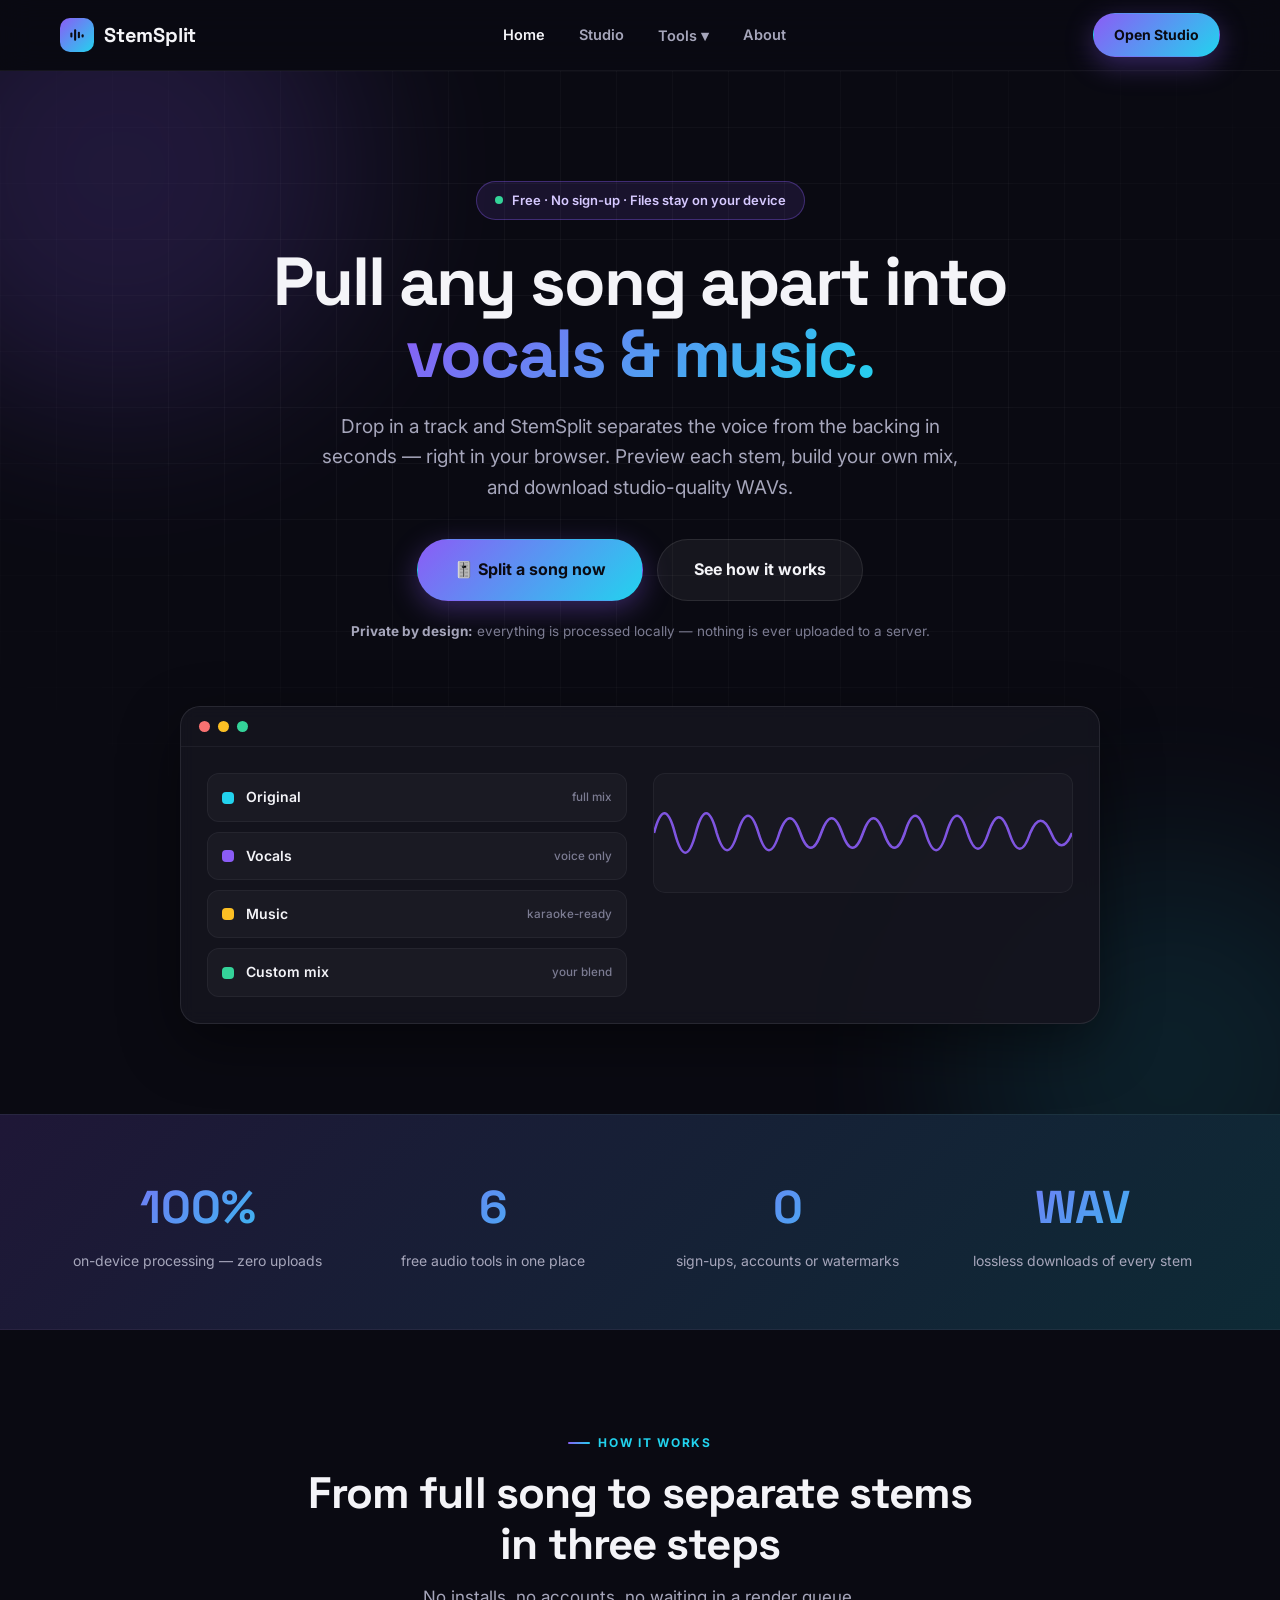
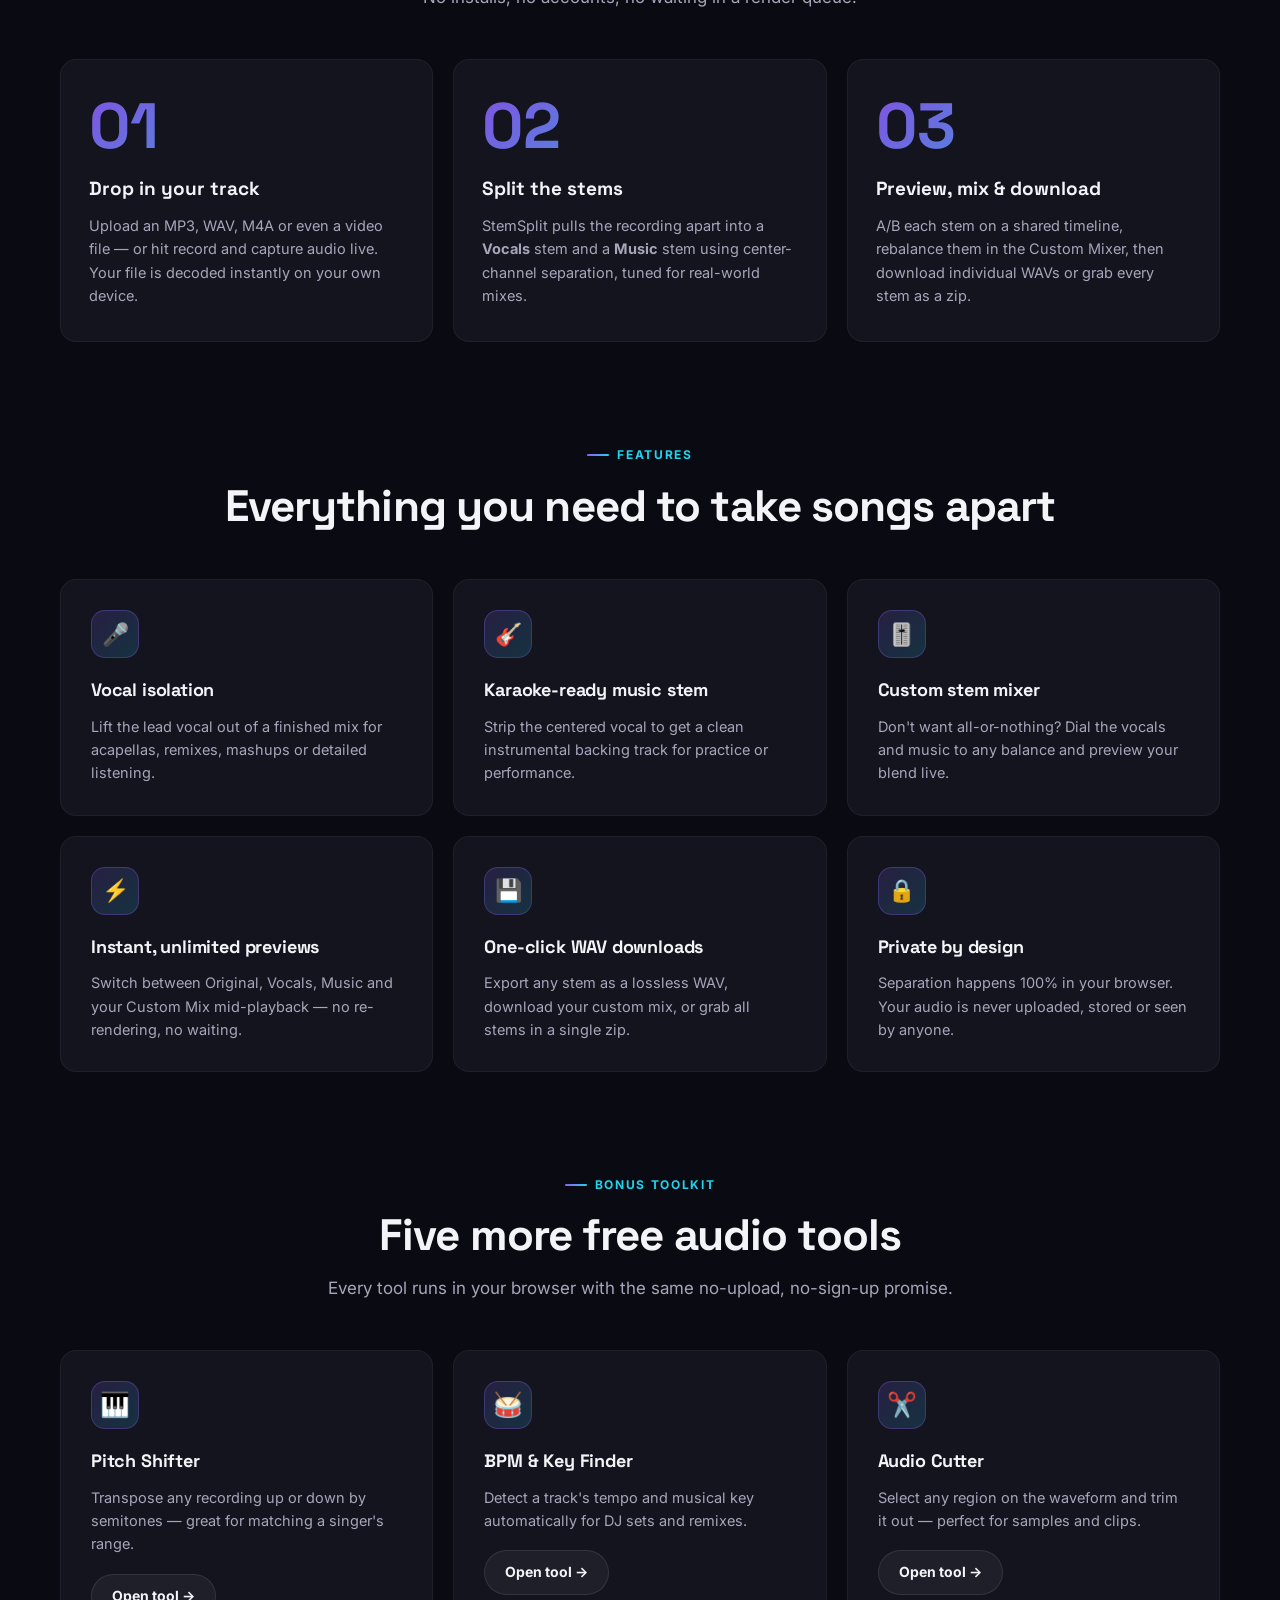
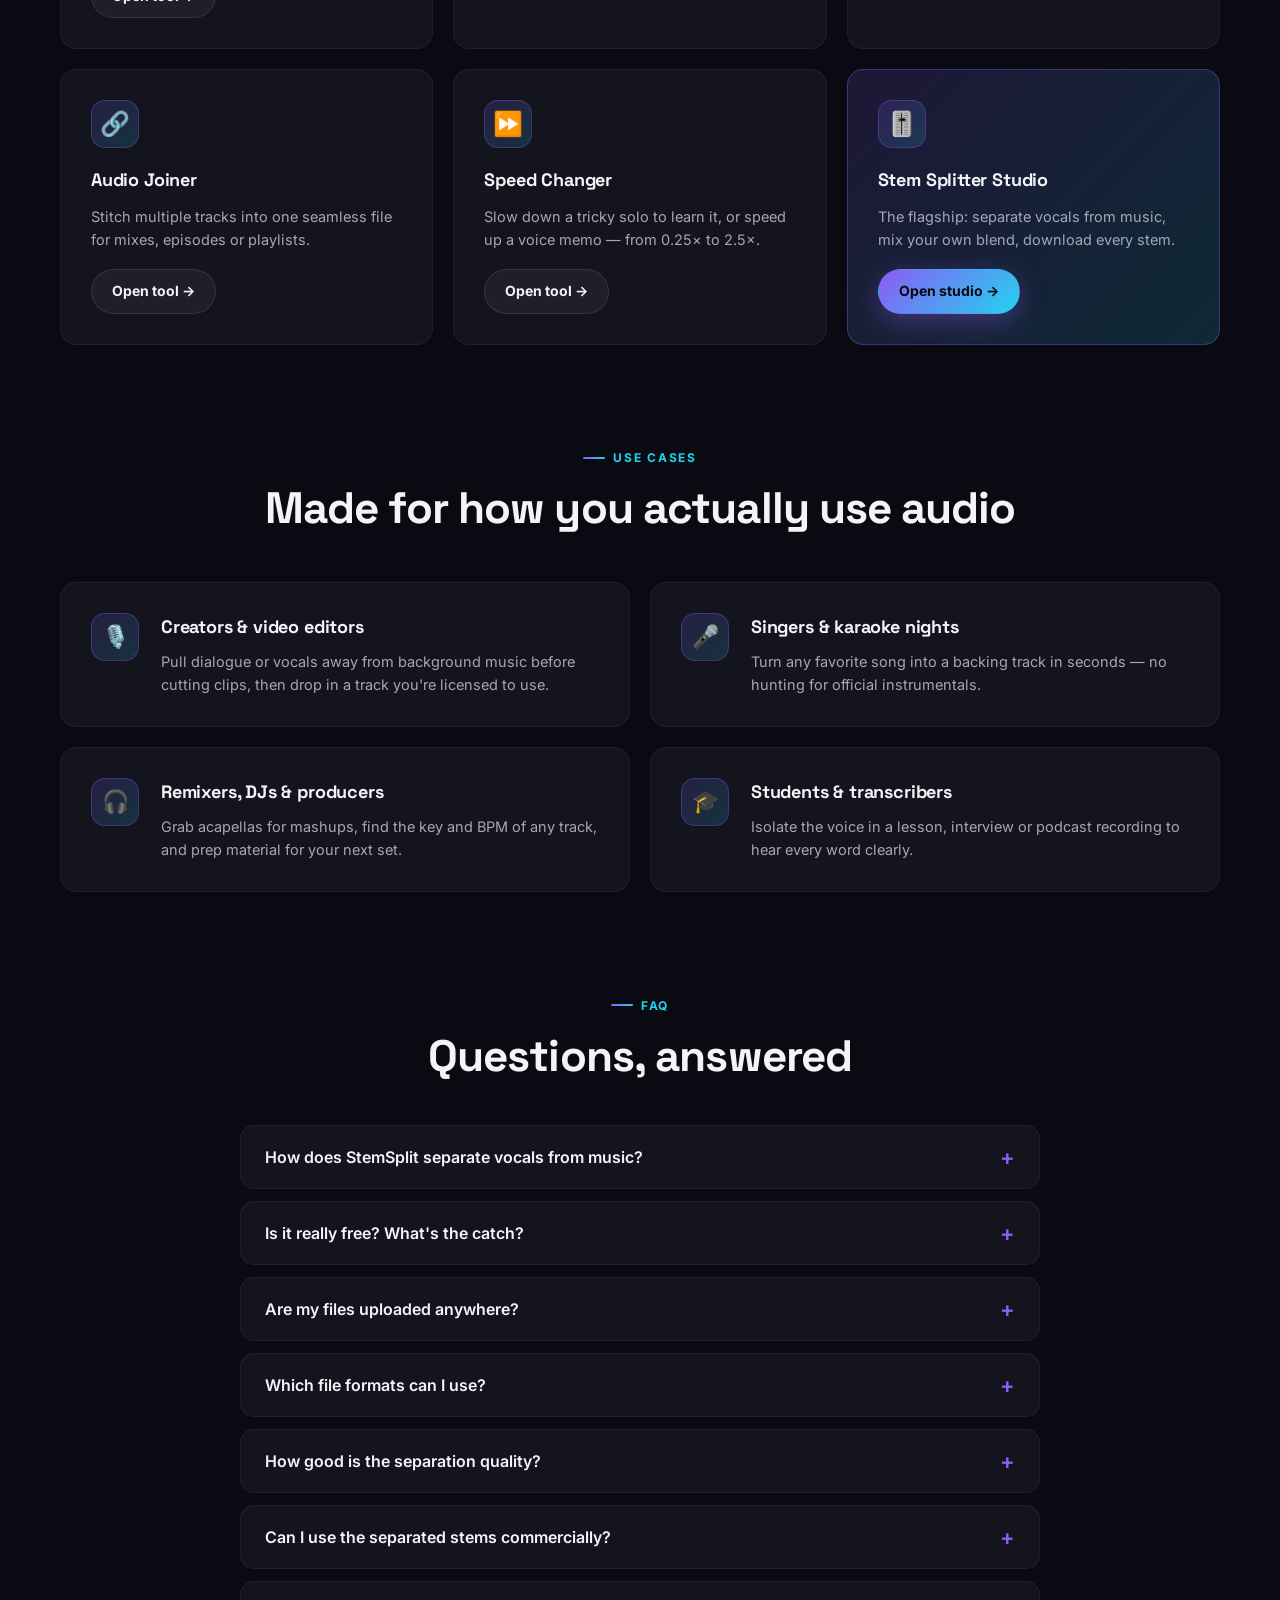
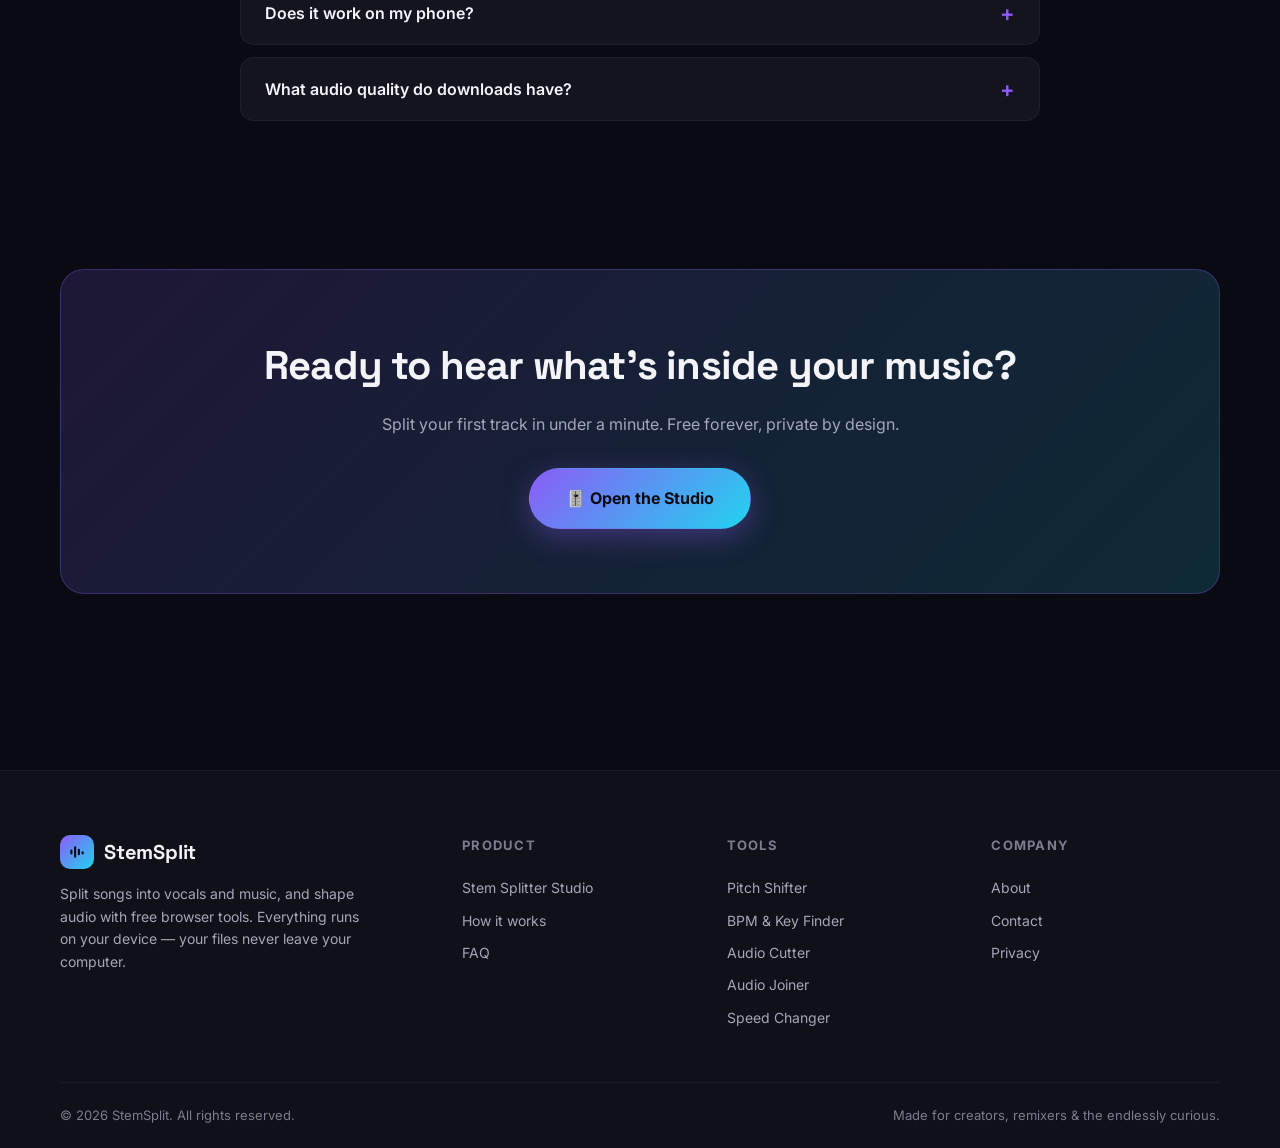
<file: index.html>
<!DOCTYPE html>
<html lang="en">
<head>
<meta charset="UTF-8">
<meta name="viewport" content="width=device-width, initial-scale=1.0">
<title>StemSplit — Free Vocal Remover & Stem Splitter Online (No Sign-Up)</title>
<meta name="description" content="Split any song into vocals and music right in your browser. Free vocal remover, karaoke maker, custom stem mixer and 5 bonus audio tools. No sign-up — your files never leave your device.">
<meta property="og:title" content="StemSplit — Free Vocal Remover & Stem Splitter">
<meta property="og:description" content="Separate vocals from music, preview each stem, build a custom mix and download — all in your browser, all free.">
<meta property="og:type" content="website">
<link rel="preconnect" href="https://fonts.googleapis.com">
<link rel="preconnect" href="https://fonts.gstatic.com" crossorigin>
<link href="https://fonts.googleapis.com/css2?family=Inter:wght@400;500;600;700&family=Space+Grotesk:wght@500;600;700&display=swap" rel="stylesheet">
<link rel="stylesheet" href="css/style.css">
<link rel="icon" href="data:image/svg+xml,<svg xmlns='http://www.w3.org/2000/svg' viewBox='0 0 32 32'><rect width='32' height='32' rx='8' fill='%238b5cf6'/><rect x='7' y='12' width='3' height='8' rx='1.5' fill='white'/><rect x='12' y='7' width='3' height='18' rx='1.5' fill='white'/><rect x='17' y='10' width='3' height='12' rx='1.5' fill='white'/><rect x='22' y='14' width='3' height='6' rx='1.5' fill='white'/></svg>">
<script type="application/ld+json">
{"@context":"https://schema.org","@type":"SoftwareApplication","name":"StemSplit","applicationCategory":"MultimediaApplication","operatingSystem":"Web","offers":{"@type":"Offer","price":"0","priceCurrency":"USD"},"description":"Free in-browser vocal remover and stem splitter with pitch, tempo, cutter and joiner tools."}
</script>
</head>
<body>

<header class="site-header">
  <div class="container header-inner">
    <a class="brand" href="index.html">
      <span class="brand-mark"><svg viewBox="0 0 24 24" fill="none"><rect x="4" y="9" width="2.5" height="6" rx="1.2" fill="#0a0a12"/><rect x="8.5" y="5" width="2.5" height="14" rx="1.2" fill="#0a0a12"/><rect x="13" y="8" width="2.5" height="8" rx="1.2" fill="#0a0a12"/><rect x="17.5" y="11" width="2.5" height="4" rx="1.2" fill="#0a0a12"/></svg></span>
      StemSplit
    </a>
    <nav class="nav">
      <a href="index.html" class="active">Home</a>
      <a href="studio.html">Studio</a>
      <div class="nav-drop">
        <button>Tools ▾</button>
        <div class="drop-menu">
          <a href="pitch-shifter.html"><strong>Pitch Shifter</strong><span>Raise or lower pitch, tape-style</span></a>
          <a href="bpm-key-finder.html"><strong>BPM &amp; Key Finder</strong><span>Detect tempo and musical key</span></a>
          <a href="audio-cutter.html"><strong>Audio Cutter</strong><span>Trim clips on a waveform</span></a>
          <a href="audio-joiner.html"><strong>Audio Joiner</strong><span>Merge tracks into one file</span></a>
          <a href="speed-changer.html"><strong>Speed Changer</strong><span>Slow down or speed up audio</span></a>
        </div>
      </div>
      <a href="about.html">About</a>
    </nav>
    <div style="display:flex;gap:10px;align-items:center">
      <a class="btn btn-primary btn-sm" href="studio.html">Open Studio</a>
      <button class="mobile-toggle" aria-label="Menu">☰</button>
    </div>
  </div>
</header>

<section class="hero">
  <div class="hero-bg"><div class="orb orb-1"></div><div class="orb orb-2"></div><div class="hero-grid-bg"></div></div>
  <div class="container">
    <div class="hero-inner">
      <div class="hero-badge"><span class="pulse-dot"></span> Free · No sign-up · Files stay on your device</div>
      <h1 class="hero-title">Pull any song apart into <span class="grad-text">vocals &amp; music.</span></h1>
      <p class="hero-sub">Drop in a track and StemSplit separates the voice from the backing in seconds — right in your browser. Preview each stem, build your own mix, and download studio-quality WAVs.</p>
      <div class="hero-ctas">
        <a class="btn btn-primary btn-lg" href="studio.html">🎚️ Split a song now</a>
        <a class="btn btn-ghost btn-lg" href="#how">See how it works</a>
      </div>
      <p class="hero-note"><b>Private by design:</b> everything is processed locally — nothing is ever uploaded to a server.</p>
    </div>
    <div class="hero-visual">
      <div class="studio-mock">
        <div class="mock-bar"><span class="mock-dot" style="background:#f87171"></span><span class="mock-dot" style="background:#fbbf24"></span><span class="mock-dot" style="background:#34d399"></span></div>
        <div class="mock-body">
          <div class="mock-stems">
            <div class="mock-stem"><span class="swatch" style="background:#22d3ee"></span>Original<small>full mix</small></div>
            <div class="mock-stem"><span class="swatch" style="background:#8b5cf6"></span>Vocals<small>voice only</small></div>
            <div class="mock-stem"><span class="swatch" style="background:#fbbf24"></span>Music<small>karaoke-ready</small></div>
            <div class="mock-stem"><span class="swatch" style="background:#34d399"></span>Custom mix<small>your blend</small></div>
          </div>
          <div class="mock-wave">
            <svg viewBox="0 0 400 120" preserveAspectRatio="none"><path d="M0,60 Q10,20 20,60 T40,60 T60,60 Q70,95 80,60 T100,60 T120,60 Q130,30 140,60 T160,60 T180,60 Q190,90 200,60 T220,60 T240,60 Q250,25 260,60 T280,60 T300,60 Q310,92 320,60 T340,60 T360,60 Q370,35 380,60 T400,60" stroke="#8b5cf6" stroke-width="2.5" fill="none" opacity="0.9"/></svg>
          </div>
        </div>
      </div>
    </div>
  </div>
</section>

<div class="stats-band">
  <div class="container stats">
    <div><div class="stat-num">100%</div><div class="stat-label">on-device processing — zero uploads</div></div>
    <div><div class="stat-num">6</div><div class="stat-label">free audio tools in one place</div></div>
    <div><div class="stat-num">0</div><div class="stat-label">sign-ups, accounts or watermarks</div></div>
    <div><div class="stat-num">WAV</div><div class="stat-label">lossless downloads of every stem</div></div>
  </div>
</div>

<section class="section" id="how">
  <div class="container">
    <div class="center"><span class="eyebrow">How it works</span>
      <h2 class="section-title">From full song to separate stems<br>in three steps</h2>
      <p class="section-sub">No installs, no accounts, no waiting in a render queue.</p>
    </div>
    <div class="steps">
      <div class="step"><div class="step-num">01</div><h3>Drop in your track</h3><p>Upload an MP3, WAV, M4A or even a video file — or hit record and capture audio live. Your file is decoded instantly on your own device.</p></div>
      <div class="step"><div class="step-num">02</div><h3>Split the stems</h3><p>StemSplit pulls the recording apart into a <strong>Vocals</strong> stem and a <strong>Music</strong> stem using center-channel separation, tuned for real-world mixes.</p></div>
      <div class="step"><div class="step-num">03</div><h3>Preview, mix &amp; download</h3><p>A/B each stem on a shared timeline, rebalance them in the Custom Mixer, then download individual WAVs or grab every stem as a zip.</p></div>
    </div>
  </div>
</section>

<section class="section" style="padding-top:0">
  <div class="container">
    <div class="center"><span class="eyebrow">Features</span>
      <h2 class="section-title">Everything you need to take songs apart</h2>
    </div>
    <div class="grid-3">
      <div class="card"><div class="card-icon">🎤</div><h3>Vocal isolation</h3><p>Lift the lead vocal out of a finished mix for acapellas, remixes, mashups or detailed listening.</p></div>
      <div class="card"><div class="card-icon">🎸</div><h3>Karaoke-ready music stem</h3><p>Strip the centered vocal to get a clean instrumental backing track for practice or performance.</p></div>
      <div class="card"><div class="card-icon">🎚️</div><h3>Custom stem mixer</h3><p>Don't want all-or-nothing? Dial the vocals and music to any balance and preview your blend live.</p></div>
      <div class="card"><div class="card-icon">⚡</div><h3>Instant, unlimited previews</h3><p>Switch between Original, Vocals, Music and your Custom Mix mid-playback — no re-rendering, no waiting.</p></div>
      <div class="card"><div class="card-icon">💾</div><h3>One-click WAV downloads</h3><p>Export any stem as a lossless WAV, download your custom mix, or grab all stems in a single zip.</p></div>
      <div class="card"><div class="card-icon">🔒</div><h3>Private by design</h3><p>Separation happens 100% in your browser. Your audio is never uploaded, stored or seen by anyone.</p></div>
    </div>
  </div>
</section>

<section class="section" style="padding-top:0">
  <div class="container">
    <div class="center"><span class="eyebrow">Bonus toolkit</span>
      <h2 class="section-title">Five more free audio tools</h2>
      <p class="section-sub">Every tool runs in your browser with the same no-upload, no-sign-up promise.</p>
    </div>
    <div class="grid-3">
      <div class="card tool-card"><div class="card-icon">🎹</div><h3>Pitch Shifter</h3><p>Transpose any recording up or down by semitones — great for matching a singer's range.</p><a class="btn btn-ghost btn-sm" href="pitch-shifter.html" style="margin-top:18px">Open tool →</a></div>
      <div class="card tool-card"><div class="card-icon">🥁</div><h3>BPM &amp; Key Finder</h3><p>Detect a track's tempo and musical key automatically for DJ sets and remixes.</p><a class="btn btn-ghost btn-sm" href="bpm-key-finder.html" style="margin-top:18px">Open tool →</a></div>
      <div class="card tool-card"><div class="card-icon">✂️</div><h3>Audio Cutter</h3><p>Select any region on the waveform and trim it out — perfect for samples and clips.</p><a class="btn btn-ghost btn-sm" href="audio-cutter.html" style="margin-top:18px">Open tool →</a></div>
      <div class="card tool-card"><div class="card-icon">🔗</div><h3>Audio Joiner</h3><p>Stitch multiple tracks into one seamless file for mixes, episodes or playlists.</p><a class="btn btn-ghost btn-sm" href="audio-joiner.html" style="margin-top:18px">Open tool →</a></div>
      <div class="card tool-card"><div class="card-icon">⏩</div><h3>Speed Changer</h3><p>Slow down a tricky solo to learn it, or speed up a voice memo — from 0.25× to 2.5×.</p><a class="btn btn-ghost btn-sm" href="speed-changer.html" style="margin-top:18px">Open tool →</a></div>
      <div class="card tool-card" style="background:var(--grad-soft);border-color:rgba(139,92,246,.35)"><div class="card-icon">🎚️</div><h3>Stem Splitter Studio</h3><p>The flagship: separate vocals from music, mix your own blend, download every stem.</p><a class="btn btn-primary btn-sm" href="studio.html" style="margin-top:18px">Open studio →</a></div>
    </div>
  </div>
</section>

<section class="section" style="padding-top:0">
  <div class="container">
    <div class="center"><span class="eyebrow">Use cases</span>
      <h2 class="section-title">Made for how you actually use audio</h2>
    </div>
    <div class="grid-2">
      <div class="card usecase"><div class="card-icon">🎙️</div><div><h3>Creators &amp; video editors</h3><p>Pull dialogue or vocals away from background music before cutting clips, then drop in a track you're licensed to use.</p></div></div>
      <div class="card usecase"><div class="card-icon">🎤</div><div><h3>Singers &amp; karaoke nights</h3><p>Turn any favorite song into a backing track in seconds — no hunting for official instrumentals.</p></div></div>
      <div class="card usecase"><div class="card-icon">🎧</div><div><h3>Remixers, DJs &amp; producers</h3><p>Grab acapellas for mashups, find the key and BPM of any track, and prep material for your next set.</p></div></div>
      <div class="card usecase"><div class="card-icon">🎓</div><div><h3>Students &amp; transcribers</h3><p>Isolate the voice in a lesson, interview or podcast recording to hear every word clearly.</p></div></div>
    </div>
  </div>
</section>

<section class="section" style="padding-top:0" id="faq">
  <div class="container">
    <div class="center"><span class="eyebrow">FAQ</span>
      <h2 class="section-title">Questions, answered</h2>
    </div>
    <div class="faq-list">
      <div class="faq-item"><button class="faq-q">How does StemSplit separate vocals from music?<span class="fx">+</span></button><div class="faq-a"><p>StemSplit uses center-channel (mid/side) separation: in most stereo mixes the lead vocal sits in the center while instruments spread wide. We extract the center as the Vocals stem and the wide signal as the Music stem — entirely on your device, in seconds.</p></div></div>
      <div class="faq-item"><button class="faq-q">Is it really free? What's the catch?<span class="fx">+</span></button><div class="faq-a"><p>Yes — every tool is free with no account, no watermark and no download limits. Because all processing happens in your browser, there are no server costs to pass on to you.</p></div></div>
      <div class="faq-item"><button class="faq-q">Are my files uploaded anywhere?<span class="fx">+</span></button><div class="faq-a"><p>No. Your audio never leaves your computer. Decoding, separation, analysis and rendering all run locally in your browser tab, and nothing is stored on any server.</p></div></div>
      <div class="faq-item"><button class="faq-q">Which file formats can I use?<span class="fx">+</span></button><div class="faq-a"><p>MP3, WAV, M4A, OGG, FLAC and most video files (MP4, WebM, MOV) — the audio track is extracted automatically. Files up to 10 minutes long work best in the browser version.</p></div></div>
      <div class="faq-item"><button class="faq-q">How good is the separation quality?<span class="fx">+</span></button><div class="faq-a"><p>Center-channel separation works beautifully on typical commercial mixes where the vocal is centered. Results vary with the mix: heavily processed, mono, or off-center vocals separate less cleanly. Try the Custom Mixer to find the blend that works for your track.</p></div></div>
      <div class="faq-item"><button class="faq-q">Can I use the separated stems commercially?<span class="fx">+</span></button><div class="faq-a"><p>StemSplit doesn't change who owns the original recording. You may only use separated audio in ways your rights to the source material allow — for example, your own recordings, licensed tracks, or royalty-free music.</p></div></div>
      <div class="faq-item"><button class="faq-q">Does it work on my phone?<span class="fx">+</span></button><div class="faq-a"><p>Yes — the Studio and all tools run in any modern mobile browser. For very long files, a desktop browser will feel snappier.</p></div></div>
      <div class="faq-item"><button class="faq-q">What audio quality do downloads have?<span class="fx">+</span></button><div class="faq-a"><p>All downloads are 16-bit WAV at your file's original sample rate — lossless, ready for any DAW or video editor.</p></div></div>
    </div>
  </div>
</section>

<section class="section" style="padding-top:0">
  <div class="container">
    <div class="cta-band">
      <h2>Ready to hear what's inside your music?</h2>
      <p>Split your first track in under a minute. Free forever, private by design.</p>
      <a class="btn btn-primary btn-lg" href="studio.html">🎚️ Open the Studio</a>
    </div>
  </div>
</section>

<footer class="site-footer">
  <div class="container">
    <div class="footer-grid">
      <div class="footer-brand">
        <a class="brand" href="index.html"><span class="brand-mark"><svg viewBox="0 0 24 24" fill="none"><rect x="4" y="9" width="2.5" height="6" rx="1.2" fill="#0a0a12"/><rect x="8.5" y="5" width="2.5" height="14" rx="1.2" fill="#0a0a12"/><rect x="13" y="8" width="2.5" height="8" rx="1.2" fill="#0a0a12"/><rect x="17.5" y="11" width="2.5" height="4" rx="1.2" fill="#0a0a12"/></svg></span>StemSplit</a>
        <p>Split songs into vocals and music, and shape audio with free browser tools. Everything runs on your device — your files never leave your computer.</p>
      </div>
      <div class="footer-col">
        <h4>Product</h4>
        <a href="studio.html">Stem Splitter Studio</a>
        <a href="index.html#how">How it works</a>
        <a href="index.html#faq">FAQ</a>
      </div>
      <div class="footer-col">
        <h4>Tools</h4>
        <a href="pitch-shifter.html">Pitch Shifter</a>
        <a href="bpm-key-finder.html">BPM &amp; Key Finder</a>
        <a href="audio-cutter.html">Audio Cutter</a>
        <a href="audio-joiner.html">Audio Joiner</a>
        <a href="speed-changer.html">Speed Changer</a>
      </div>
      <div class="footer-col">
        <h4>Company</h4>
        <a href="about.html">About</a>
        <a href="contact.html">Contact</a>
        <a href="privacy.html">Privacy</a>
      </div>
    </div>
    <div class="footer-bottom">
      <span>© <span data-year>2026</span> StemSplit. All rights reserved.</span>
      <span>Made for creators, remixers &amp; the endlessly curious.</span>
    </div>
  </div>
</footer>

<script type="application/ld+json">
{"@context":"https://schema.org","@type":"FAQPage","mainEntity":[
{"@type":"Question","name":"How does StemSplit separate vocals from music?","acceptedAnswer":{"@type":"Answer","text":"StemSplit uses center-channel (mid/side) separation in your browser: the centered lead vocal is extracted as the Vocals stem and the wide signal as the Music stem."}},
{"@type":"Question","name":"Is StemSplit really free?","acceptedAnswer":{"@type":"Answer","text":"Yes. Every tool is free with no account, no watermark and no download limits."}},
{"@type":"Question","name":"Are my files uploaded anywhere?","acceptedAnswer":{"@type":"Answer","text":"No. All processing happens locally in your browser; audio is never uploaded or stored on a server."}},
{"@type":"Question","name":"Which file formats can I use?","acceptedAnswer":{"@type":"Answer","text":"MP3, WAV, M4A, OGG, FLAC and most video files (MP4, WebM, MOV). Files up to 10 minutes work best."}}
]}
</script>
<script src="js/site.js"></script>
</body>
</html>
</file>
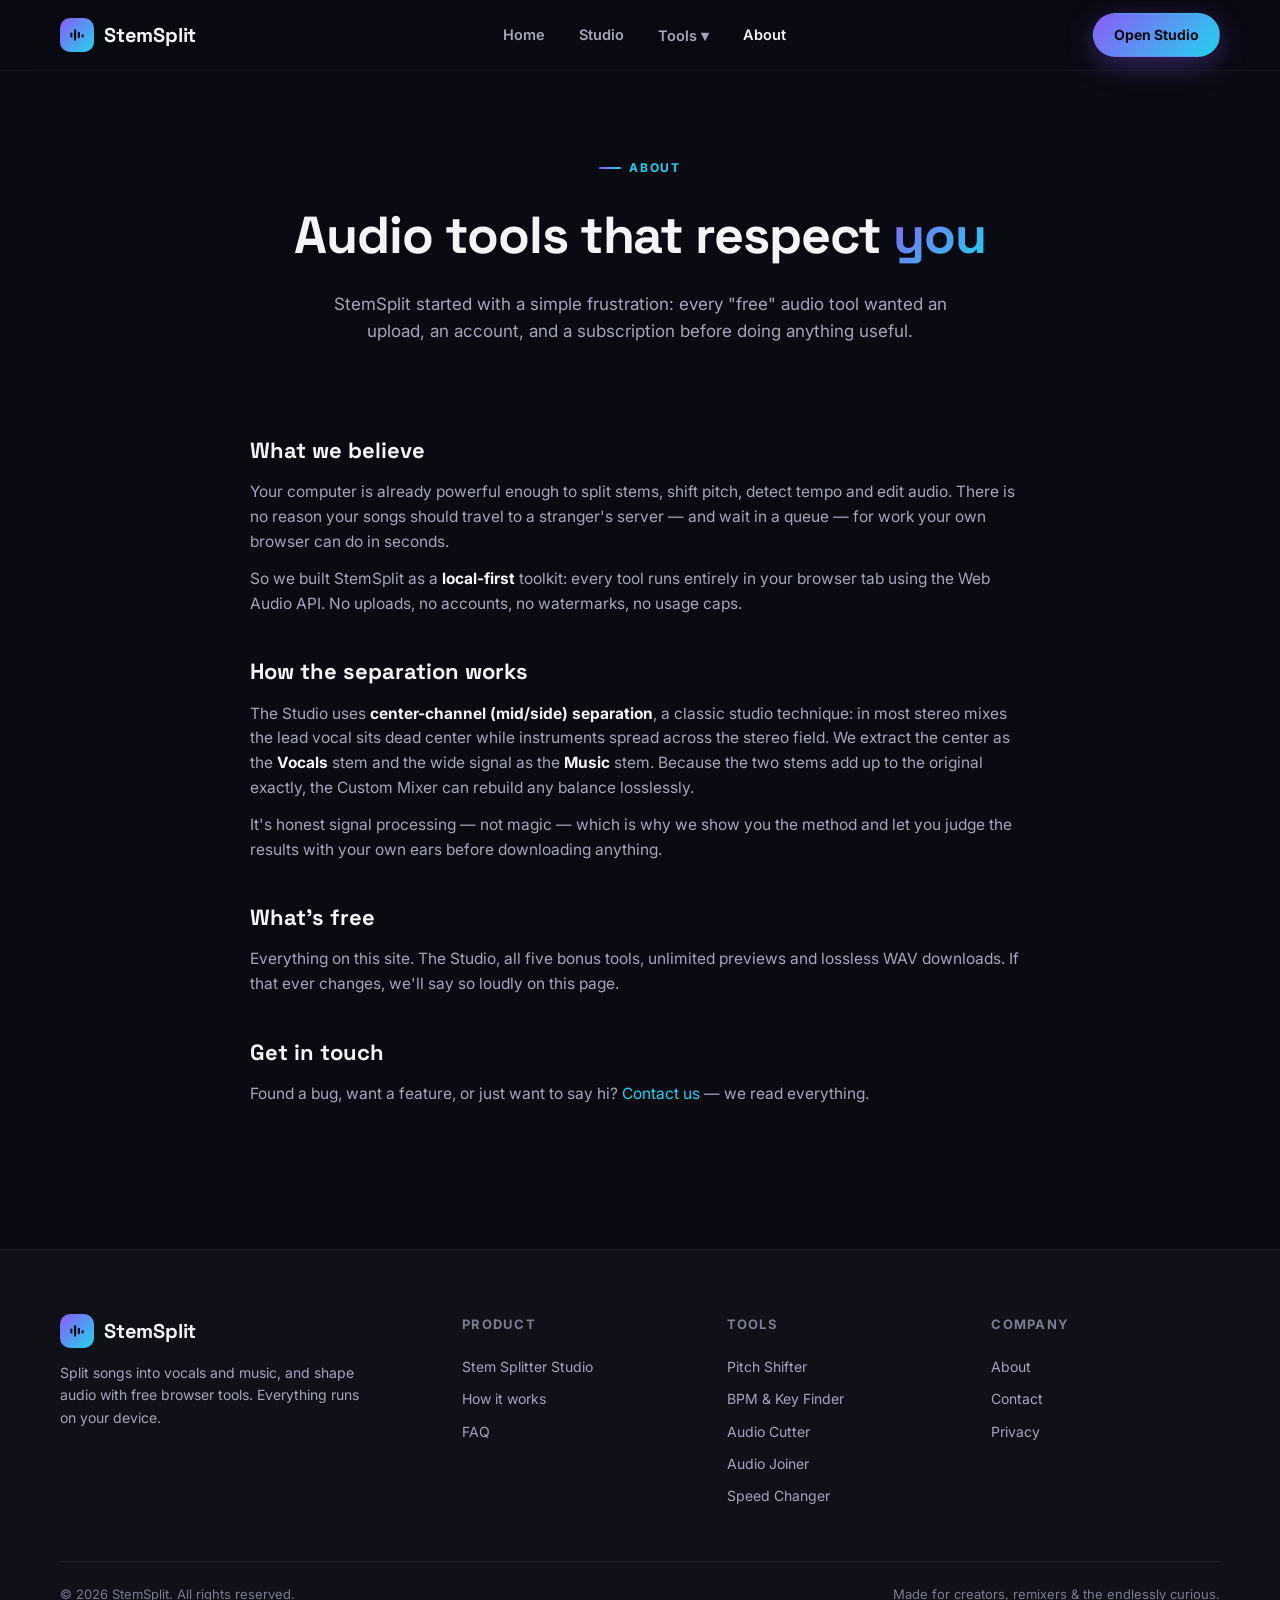
<file: about.html>
<!DOCTYPE html>
<html lang="en">
<head>
<meta charset="UTF-8">
<meta name="viewport" content="width=device-width, initial-scale=1.0">
<title>About StemSplit — Free Private Audio Tools | StemSplit</title>
<meta name="description" content="StemSplit is a free set of audio tools that run entirely in your browser: vocal remover, stem splitter, pitch shifter, BPM finder, cutter, joiner and speed changer.">
<link rel="preconnect" href="https://fonts.googleapis.com">
<link rel="preconnect" href="https://fonts.gstatic.com" crossorigin>
<link href="https://fonts.googleapis.com/css2?family=Inter:wght@400;500;600;700&family=Space+Grotesk:wght@500;600;700&display=swap" rel="stylesheet">
<link rel="stylesheet" href="css/style.css">
<link rel="icon" href="data:image/svg+xml,<svg xmlns='http://www.w3.org/2000/svg' viewBox='0 0 32 32'><rect width='32' height='32' rx='8' fill='%238b5cf6'/><rect x='7' y='12' width='3' height='8' rx='1.5' fill='white'/><rect x='12' y='7' width='3' height='18' rx='1.5' fill='white'/><rect x='17' y='10' width='3' height='12' rx='1.5' fill='white'/><rect x='22' y='14' width='3' height='6' rx='1.5' fill='white'/></svg>">
</head>
<body>
<header class="site-header">
  <div class="container header-inner">
    <a class="brand" href="index.html"><span class="brand-mark"><svg viewBox="0 0 24 24" fill="none"><rect x="4" y="9" width="2.5" height="6" rx="1.2" fill="#0a0a12"/><rect x="8.5" y="5" width="2.5" height="14" rx="1.2" fill="#0a0a12"/><rect x="13" y="8" width="2.5" height="8" rx="1.2" fill="#0a0a12"/><rect x="17.5" y="11" width="2.5" height="4" rx="1.2" fill="#0a0a12"/></svg></span>StemSplit</a>
    <nav class="nav">
      <a href="index.html">Home</a><a href="studio.html">Studio</a>
      <div class="nav-drop"><button>Tools ▾</button><div class="drop-menu">
        <a href="pitch-shifter.html"><strong>Pitch Shifter</strong><span>Raise or lower pitch, tape-style</span></a>
        <a href="bpm-key-finder.html"><strong>BPM &amp; Key Finder</strong><span>Detect tempo and musical key</span></a>
        <a href="audio-cutter.html"><strong>Audio Cutter</strong><span>Trim clips on a waveform</span></a>
        <a href="audio-joiner.html"><strong>Audio Joiner</strong><span>Merge tracks into one file</span></a>
        <a href="speed-changer.html"><strong>Speed Changer</strong><span>Slow down or speed up audio</span></a>
      </div></div>
      <a href="about.html" class="active">About</a>
    </nav>
    <div style="display:flex;gap:10px;align-items:center"><a class="btn btn-primary btn-sm" href="studio.html">Open Studio</a><button class="mobile-toggle" aria-label="Menu">☰</button></div>
  </div>
</header>

<section class="page-hero"><div class="container">
  <span class="eyebrow">About</span>
  <h1>Audio tools that respect <span class="grad-text">you</span></h1>
  <p>StemSplit started with a simple frustration: every "free" audio tool wanted an upload, an account, and a subscription before doing anything useful.</p>
</div></section>

<section><div class="container"><div class="prose">
  <h2>What we believe</h2>
  <p>Your computer is already powerful enough to split stems, shift pitch, detect tempo and edit audio. There is no reason your songs should travel to a stranger's server — and wait in a queue — for work your own browser can do in seconds.</p>
  <p>So we built StemSplit as a <strong>local-first</strong> toolkit: every tool runs entirely in your browser tab using the Web Audio API. No uploads, no accounts, no watermarks, no usage caps.</p>
  <h2>How the separation works</h2>
  <p>The Studio uses <strong>center-channel (mid/side) separation</strong>, a classic studio technique: in most stereo mixes the lead vocal sits dead center while instruments spread across the stereo field. We extract the center as the <strong>Vocals</strong> stem and the wide signal as the <strong>Music</strong> stem. Because the two stems add up to the original exactly, the Custom Mixer can rebuild any balance losslessly.</p>
  <p>It's honest signal processing — not magic — which is why we show you the method and let you judge the results with your own ears before downloading anything.</p>
  <h2>What's free</h2>
  <p>Everything on this site. The Studio, all five bonus tools, unlimited previews and lossless WAV downloads. If that ever changes, we'll say so loudly on this page.</p>
  <h2>Get in touch</h2>
  <p>Found a bug, want a feature, or just want to say hi? <a href="contact.html" style="color:var(--cyan)">Contact us</a> — we read everything.</p>
</div></div></section>

<footer class="site-footer"><div class="container">
  <div class="footer-grid">
    <div class="footer-brand"><a class="brand" href="index.html"><span class="brand-mark"><svg viewBox="0 0 24 24" fill="none"><rect x="4" y="9" width="2.5" height="6" rx="1.2" fill="#0a0a12"/><rect x="8.5" y="5" width="2.5" height="14" rx="1.2" fill="#0a0a12"/><rect x="13" y="8" width="2.5" height="8" rx="1.2" fill="#0a0a12"/><rect x="17.5" y="11" width="2.5" height="4" rx="1.2" fill="#0a0a12"/></svg></span>StemSplit</a><p>Split songs into vocals and music, and shape audio with free browser tools. Everything runs on your device.</p></div>
    <div class="footer-col"><h4>Product</h4><a href="studio.html">Stem Splitter Studio</a><a href="index.html#how">How it works</a><a href="index.html#faq">FAQ</a></div>
    <div class="footer-col"><h4>Tools</h4><a href="pitch-shifter.html">Pitch Shifter</a><a href="bpm-key-finder.html">BPM &amp; Key Finder</a><a href="audio-cutter.html">Audio Cutter</a><a href="audio-joiner.html">Audio Joiner</a><a href="speed-changer.html">Speed Changer</a></div>
    <div class="footer-col"><h4>Company</h4><a href="about.html">About</a><a href="contact.html">Contact</a><a href="privacy.html">Privacy</a></div>
  </div>
  <div class="footer-bottom"><span>© <span data-year>2026</span> StemSplit. All rights reserved.</span><span>Made for creators, remixers &amp; the endlessly curious.</span></div>
</div></footer>
<script src="js/site.js"></script>
</body></html>
</file>
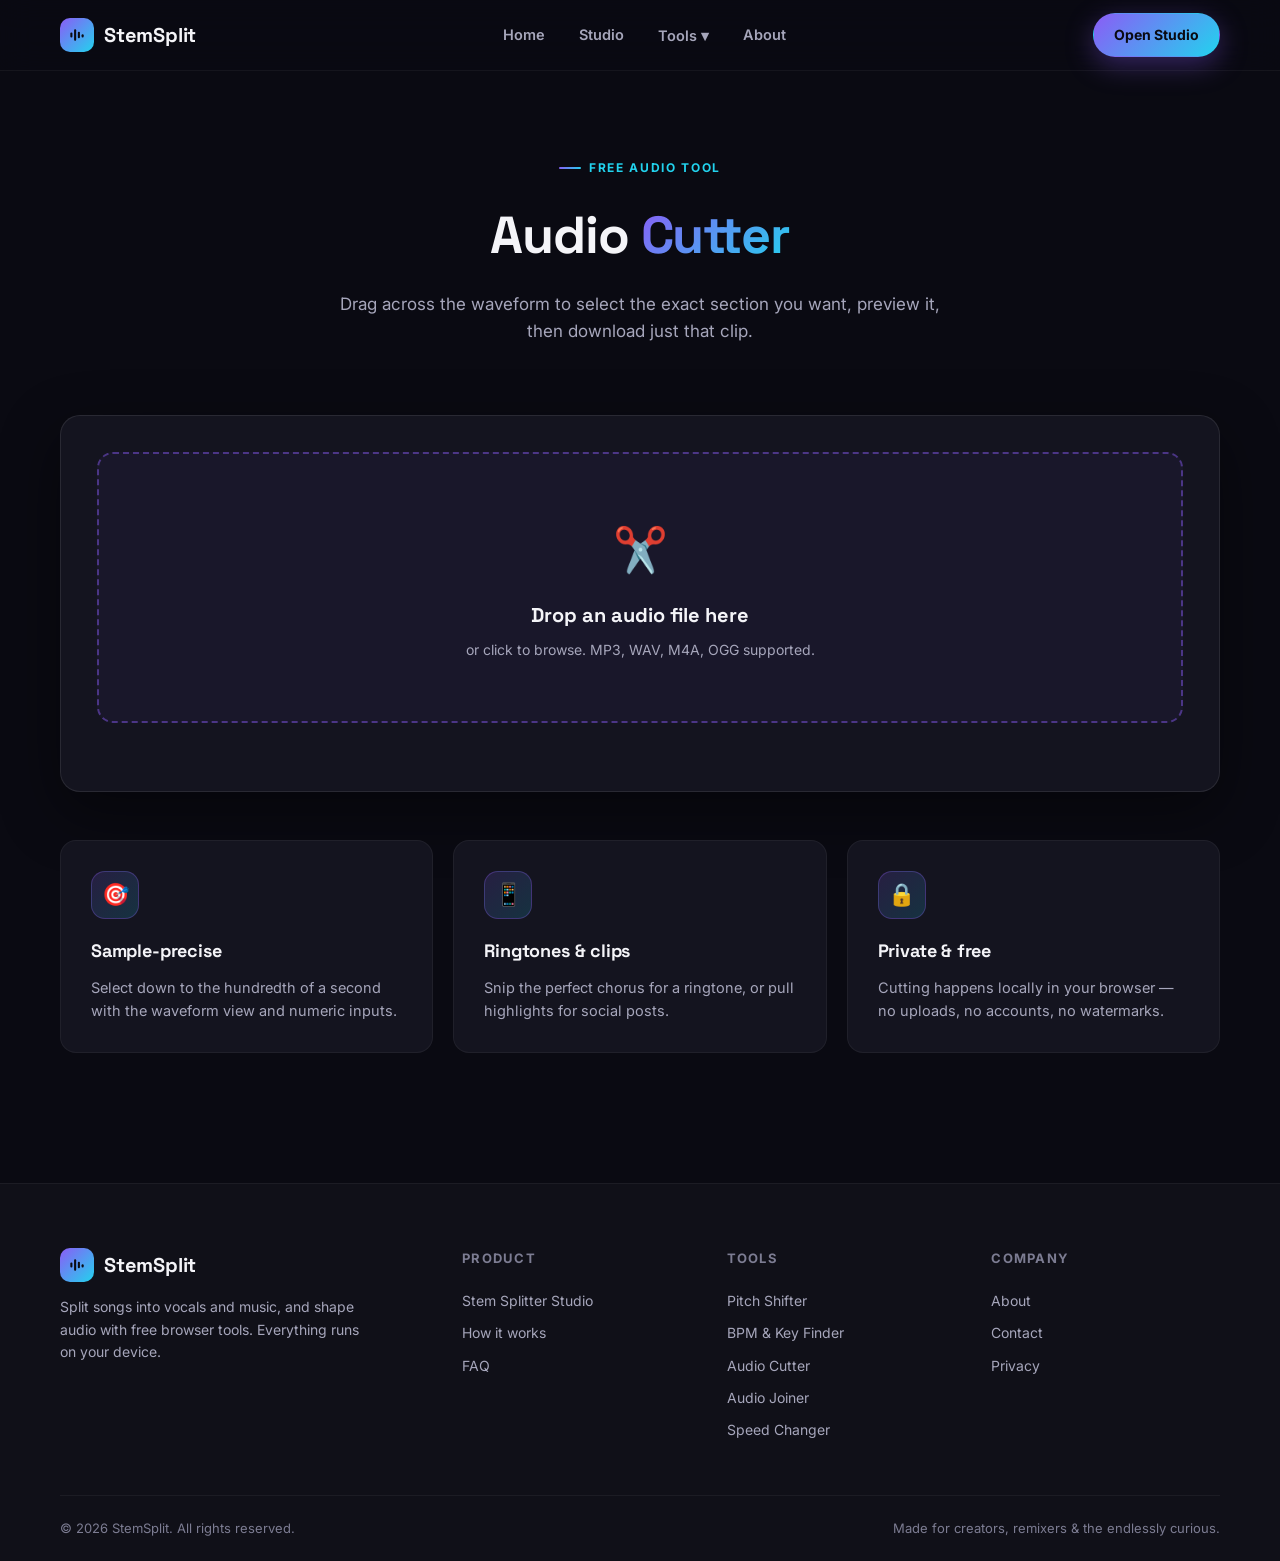
<file: audio-cutter.html>
<!DOCTYPE html>
<html lang="en">
<head>
<meta charset="UTF-8">
<meta name="viewport" content="width=device-width, initial-scale=1.0">
<title>Free Online Audio Cutter — Trim MP3 &amp; WAV on a Waveform | StemSplit</title>
<meta name="description" content="Cut any section out of an audio file with a visual waveform selector. Free online MP3/WAV cutter in your browser — no sign-up, no uploads.">
<link rel="preconnect" href="https://fonts.googleapis.com">
<link rel="preconnect" href="https://fonts.gstatic.com" crossorigin>
<link href="https://fonts.googleapis.com/css2?family=Inter:wght@400;500;600;700&family=Space+Grotesk:wght@500;600;700&display=swap" rel="stylesheet">
<link rel="stylesheet" href="css/style.css">
<link rel="icon" href="data:image/svg+xml,<svg xmlns='http://www.w3.org/2000/svg' viewBox='0 0 32 32'><rect width='32' height='32' rx='8' fill='%238b5cf6'/><rect x='7' y='12' width='3' height='8' rx='1.5' fill='white'/><rect x='12' y='7' width='3' height='18' rx='1.5' fill='white'/><rect x='17' y='10' width='3' height='12' rx='1.5' fill='white'/><rect x='22' y='14' width='3' height='6' rx='1.5' fill='white'/></svg>">
</head>
<body>
<header class="site-header">
  <div class="container header-inner">
    <a class="brand" href="index.html"><span class="brand-mark"><svg viewBox="0 0 24 24" fill="none"><rect x="4" y="9" width="2.5" height="6" rx="1.2" fill="#0a0a12"/><rect x="8.5" y="5" width="2.5" height="14" rx="1.2" fill="#0a0a12"/><rect x="13" y="8" width="2.5" height="8" rx="1.2" fill="#0a0a12"/><rect x="17.5" y="11" width="2.5" height="4" rx="1.2" fill="#0a0a12"/></svg></span>StemSplit</a>
    <nav class="nav">
      <a href="index.html">Home</a><a href="studio.html">Studio</a>
      <div class="nav-drop"><button>Tools ▾</button><div class="drop-menu">
        <a href="pitch-shifter.html"><strong>Pitch Shifter</strong><span>Raise or lower pitch, tape-style</span></a>
        <a href="bpm-key-finder.html"><strong>BPM &amp; Key Finder</strong><span>Detect tempo and musical key</span></a>
        <a href="audio-cutter.html"><strong>Audio Cutter</strong><span>Trim clips on a waveform</span></a>
        <a href="audio-joiner.html"><strong>Audio Joiner</strong><span>Merge tracks into one file</span></a>
        <a href="speed-changer.html"><strong>Speed Changer</strong><span>Slow down or speed up audio</span></a>
      </div></div>
      <a href="about.html">About</a>
    </nav>
    <div style="display:flex;gap:10px;align-items:center"><a class="btn btn-primary btn-sm" href="studio.html">Open Studio</a><button class="mobile-toggle" aria-label="Menu">☰</button></div>
  </div>
</header>

<section class="page-hero"><div class="container">
  <span class="eyebrow">Free audio tool</span>
  <h1>Audio <span class="grad-text">Cutter</span></h1>
  <p>Drag across the waveform to select the exact section you want, preview it, then download just that clip.</p>
</div></section>

<section style="padding-bottom:90px"><div class="container"><div class="workspace">
  <div class="dropzone" id="dropzone">
    <div class="dropzone-icon">✂️</div><h3>Drop an audio file here</h3>
    <p>or click to browse. MP3, WAV, M4A, OGG supported.</p>
    <input type="file" id="fileInput" accept="audio/*" hidden>
  </div>
  <div class="status-msg" id="statusMsg"></div>
  <div id="workspace" hidden>
    <div class="file-chip" id="fileChip" style="display:none;margin-top:20px"><span class="f-icon">🎵</span><span class="f-meta"><span class="f-name" id="fileName"></span><span class="f-sub" id="fileMeta"></span></span></div>
    <p style="font-size:13.5px;color:var(--muted);margin:18px 0 8px">Drag on the waveform to select — or type exact times below.</p>
    <div class="waveform-wrap"><canvas class="waveform" id="waveCanvas"></canvas></div>
    <div class="time-inputs" style="margin-top:16px">
      <div class="field"><label>Start (seconds)</label><input type="number" id="startTime" step="0.01" min="0" value="0"></div>
      <div class="field"><label>End (seconds)</label><input type="number" id="endTime" step="0.01" min="0" value="0"></div>
    </div>
    <p id="selectionInfo" style="font-size:14px;color:var(--muted);margin-bottom:16px"></p>
    <div style="display:flex;gap:12px;flex-wrap:wrap">
      <button class="btn btn-primary" id="cutPlay">▶ Preview selection</button>
      <button class="btn btn-ghost" id="cutDownload">⬇ Download clip (WAV)</button>
    </div>
  </div>
</div>
<div class="grid-3" style="margin-top:48px">
  <div class="card"><div class="card-icon">🎯</div><h3>Sample-precise</h3><p>Select down to the hundredth of a second with the waveform view and numeric inputs.</p></div>
  <div class="card"><div class="card-icon">📱</div><h3>Ringtones &amp; clips</h3><p>Snip the perfect chorus for a ringtone, or pull highlights for social posts.</p></div>
  <div class="card"><div class="card-icon">🔒</div><h3>Private &amp; free</h3><p>Cutting happens locally in your browser — no uploads, no accounts, no watermarks.</p></div>
</div></div></section>

<footer class="site-footer"><div class="container">
  <div class="footer-grid">
    <div class="footer-brand"><a class="brand" href="index.html"><span class="brand-mark"><svg viewBox="0 0 24 24" fill="none"><rect x="4" y="9" width="2.5" height="6" rx="1.2" fill="#0a0a12"/><rect x="8.5" y="5" width="2.5" height="14" rx="1.2" fill="#0a0a12"/><rect x="13" y="8" width="2.5" height="8" rx="1.2" fill="#0a0a12"/><rect x="17.5" y="11" width="2.5" height="4" rx="1.2" fill="#0a0a12"/></svg></span>StemSplit</a><p>Split songs into vocals and music, and shape audio with free browser tools. Everything runs on your device.</p></div>
    <div class="footer-col"><h4>Product</h4><a href="studio.html">Stem Splitter Studio</a><a href="index.html#how">How it works</a><a href="index.html#faq">FAQ</a></div>
    <div class="footer-col"><h4>Tools</h4><a href="pitch-shifter.html">Pitch Shifter</a><a href="bpm-key-finder.html">BPM &amp; Key Finder</a><a href="audio-cutter.html">Audio Cutter</a><a href="audio-joiner.html">Audio Joiner</a><a href="speed-changer.html">Speed Changer</a></div>
    <div class="footer-col"><h4>Company</h4><a href="about.html">About</a><a href="contact.html">Contact</a><a href="privacy.html">Privacy</a></div>
  </div>
  <div class="footer-bottom"><span>© <span data-year>2026</span> StemSplit. All rights reserved.</span><span>Made for creators, remixers &amp; the endlessly curious.</span></div>
</div></footer>
<script src="js/audio-engine.js"></script>
<script src="js/site.js"></script>
<script src="js/tools.js"></script>
<script>StemSplitTools.init('cutter');</script>
</body></html>
</file>
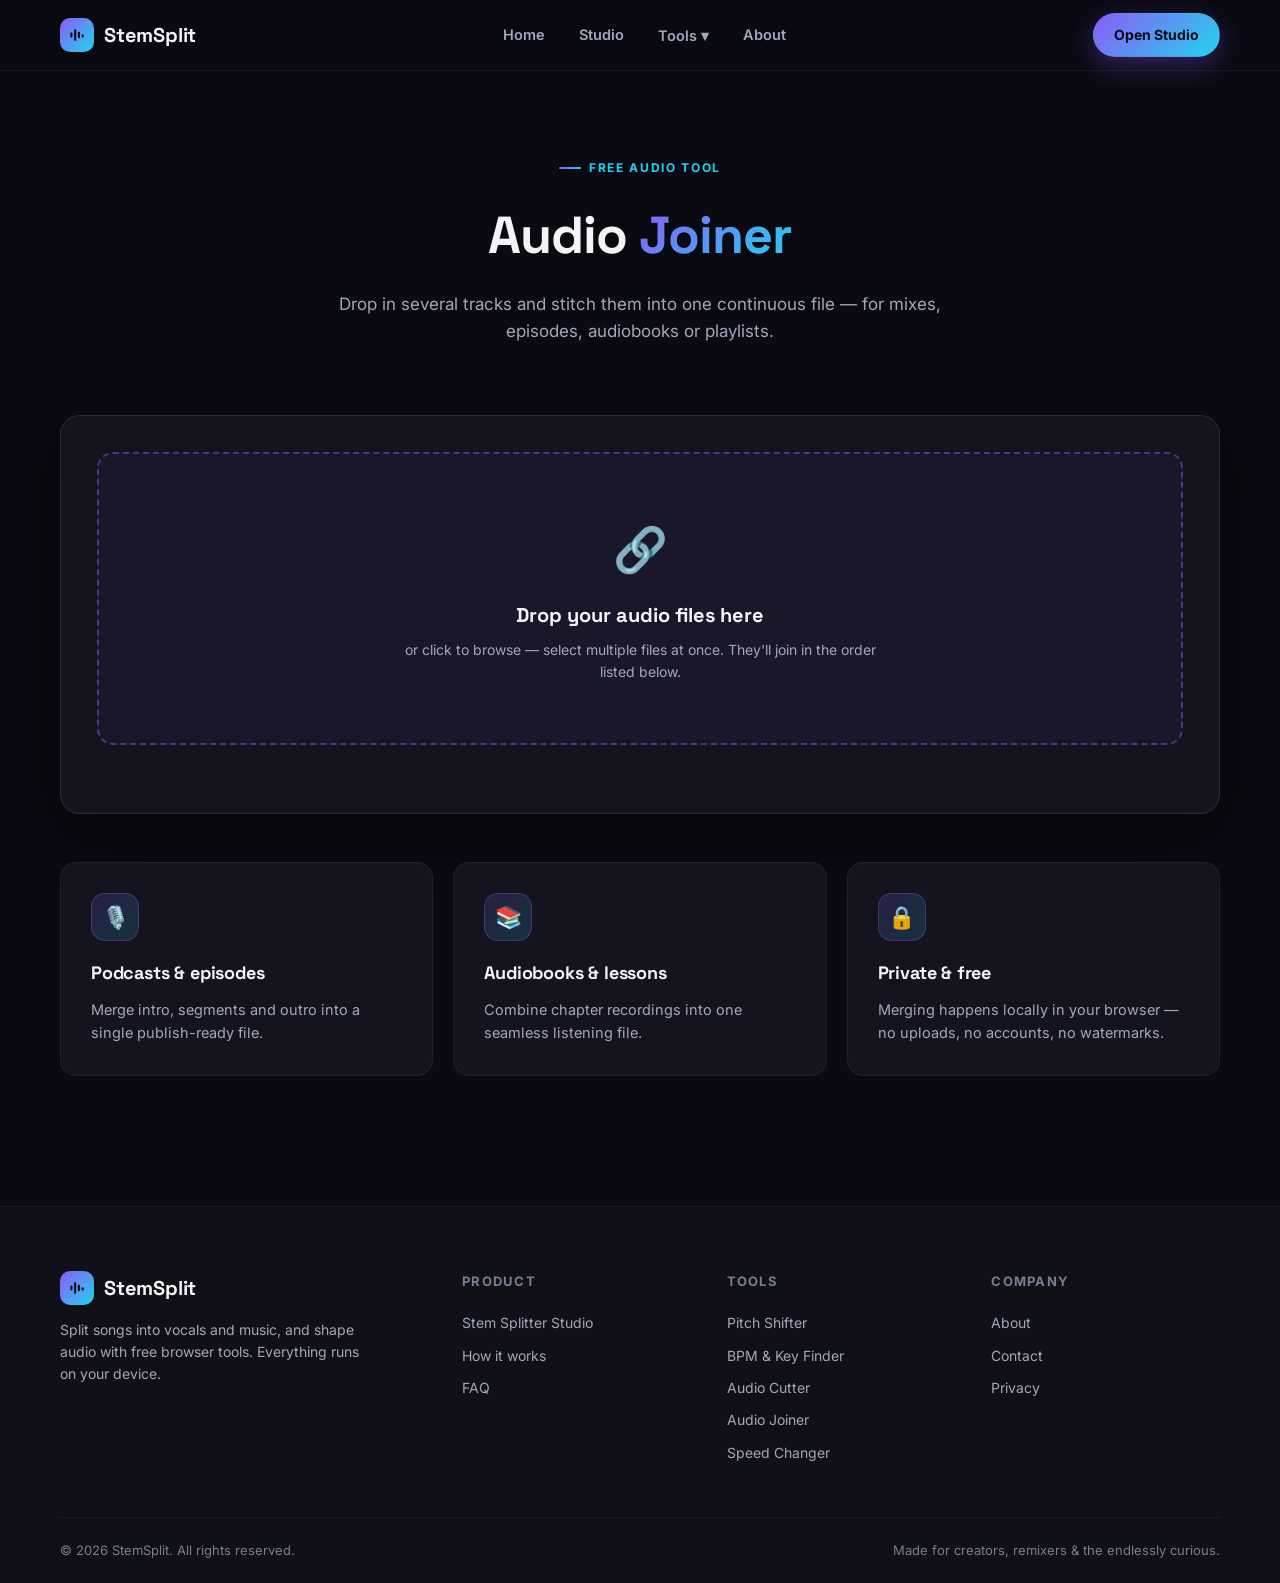
<file: audio-joiner.html>
<!DOCTYPE html>
<html lang="en">
<head>
<meta charset="UTF-8">
<meta name="viewport" content="width=device-width, initial-scale=1.0">
<title>Free Online Audio Joiner — Merge MP3 &amp; WAV Files | StemSplit</title>
<meta name="description" content="Combine multiple audio tracks into one seamless file. Free online audio joiner in your browser — no sign-up, no uploads.">
<link rel="preconnect" href="https://fonts.googleapis.com">
<link rel="preconnect" href="https://fonts.gstatic.com" crossorigin>
<link href="https://fonts.googleapis.com/css2?family=Inter:wght@400;500;600;700&family=Space+Grotesk:wght@500;600;700&display=swap" rel="stylesheet">
<link rel="stylesheet" href="css/style.css">
<link rel="icon" href="data:image/svg+xml,<svg xmlns='http://www.w3.org/2000/svg' viewBox='0 0 32 32'><rect width='32' height='32' rx='8' fill='%238b5cf6'/><rect x='7' y='12' width='3' height='8' rx='1.5' fill='white'/><rect x='12' y='7' width='3' height='18' rx='1.5' fill='white'/><rect x='17' y='10' width='3' height='12' rx='1.5' fill='white'/><rect x='22' y='14' width='3' height='6' rx='1.5' fill='white'/></svg>">
</head>
<body>
<header class="site-header">
  <div class="container header-inner">
    <a class="brand" href="index.html"><span class="brand-mark"><svg viewBox="0 0 24 24" fill="none"><rect x="4" y="9" width="2.5" height="6" rx="1.2" fill="#0a0a12"/><rect x="8.5" y="5" width="2.5" height="14" rx="1.2" fill="#0a0a12"/><rect x="13" y="8" width="2.5" height="8" rx="1.2" fill="#0a0a12"/><rect x="17.5" y="11" width="2.5" height="4" rx="1.2" fill="#0a0a12"/></svg></span>StemSplit</a>
    <nav class="nav">
      <a href="index.html">Home</a><a href="studio.html">Studio</a>
      <div class="nav-drop"><button>Tools ▾</button><div class="drop-menu">
        <a href="pitch-shifter.html"><strong>Pitch Shifter</strong><span>Raise or lower pitch, tape-style</span></a>
        <a href="bpm-key-finder.html"><strong>BPM &amp; Key Finder</strong><span>Detect tempo and musical key</span></a>
        <a href="audio-cutter.html"><strong>Audio Cutter</strong><span>Trim clips on a waveform</span></a>
        <a href="audio-joiner.html"><strong>Audio Joiner</strong><span>Merge tracks into one file</span></a>
        <a href="speed-changer.html"><strong>Speed Changer</strong><span>Slow down or speed up audio</span></a>
      </div></div>
      <a href="about.html">About</a>
    </nav>
    <div style="display:flex;gap:10px;align-items:center"><a class="btn btn-primary btn-sm" href="studio.html">Open Studio</a><button class="mobile-toggle" aria-label="Menu">☰</button></div>
  </div>
</header>

<section class="page-hero"><div class="container">
  <span class="eyebrow">Free audio tool</span>
  <h1>Audio <span class="grad-text">Joiner</span></h1>
  <p>Drop in several tracks and stitch them into one continuous file — for mixes, episodes, audiobooks or playlists.</p>
</div></section>

<section style="padding-bottom:90px"><div class="container"><div class="workspace">
  <div class="dropzone" id="dropzone">
    <div class="dropzone-icon">🔗</div><h3>Drop your audio files here</h3>
    <p>or click to browse — select multiple files at once. They'll join in the order listed below.</p>
    <input type="file" id="fileInput" accept="audio/*" multiple hidden>
  </div>
  <div class="status-msg" id="statusMsg"></div>
  <div id="workspace" hidden>
    <div class="track-list" id="trackList"></div>
    <p id="totalTime" style="font-size:14px;color:var(--muted);margin-bottom:16px"></p>
    <div style="display:flex;gap:12px;flex-wrap:wrap">
      <button class="btn btn-ghost" id="addMoreBtn">＋ Add more files</button>
      <button class="btn btn-primary" id="joinPlay">▶ Preview mix</button>
      <button class="btn btn-ghost" id="joinDownload">⬇ Download joined WAV</button>
    </div>
  </div>
</div>
<div class="grid-3" style="margin-top:48px">
  <div class="card"><div class="card-icon">🎙️</div><h3>Podcasts &amp; episodes</h3><p>Merge intro, segments and outro into a single publish-ready file.</p></div>
  <div class="card"><div class="card-icon">📚</div><h3>Audiobooks &amp; lessons</h3><p>Combine chapter recordings into one seamless listening file.</p></div>
  <div class="card"><div class="card-icon">🔒</div><h3>Private &amp; free</h3><p>Merging happens locally in your browser — no uploads, no accounts, no watermarks.</p></div>
</div></div></section>

<footer class="site-footer"><div class="container">
  <div class="footer-grid">
    <div class="footer-brand"><a class="brand" href="index.html"><span class="brand-mark"><svg viewBox="0 0 24 24" fill="none"><rect x="4" y="9" width="2.5" height="6" rx="1.2" fill="#0a0a12"/><rect x="8.5" y="5" width="2.5" height="14" rx="1.2" fill="#0a0a12"/><rect x="13" y="8" width="2.5" height="8" rx="1.2" fill="#0a0a12"/><rect x="17.5" y="11" width="2.5" height="4" rx="1.2" fill="#0a0a12"/></svg></span>StemSplit</a><p>Split songs into vocals and music, and shape audio with free browser tools. Everything runs on your device.</p></div>
    <div class="footer-col"><h4>Product</h4><a href="studio.html">Stem Splitter Studio</a><a href="index.html#how">How it works</a><a href="index.html#faq">FAQ</a></div>
    <div class="footer-col"><h4>Tools</h4><a href="pitch-shifter.html">Pitch Shifter</a><a href="bpm-key-finder.html">BPM &amp; Key Finder</a><a href="audio-cutter.html">Audio Cutter</a><a href="audio-joiner.html">Audio Joiner</a><a href="speed-changer.html">Speed Changer</a></div>
    <div class="footer-col"><h4>Company</h4><a href="about.html">About</a><a href="contact.html">Contact</a><a href="privacy.html">Privacy</a></div>
  </div>
  <div class="footer-bottom"><span>© <span data-year>2026</span> StemSplit. All rights reserved.</span><span>Made for creators, remixers &amp; the endlessly curious.</span></div>
</div></footer>
<script src="js/audio-engine.js"></script>
<script src="js/site.js"></script>
<script src="js/tools.js"></script>
<script>StemSplitTools.init('joiner');</script>
</body></html>
</file>
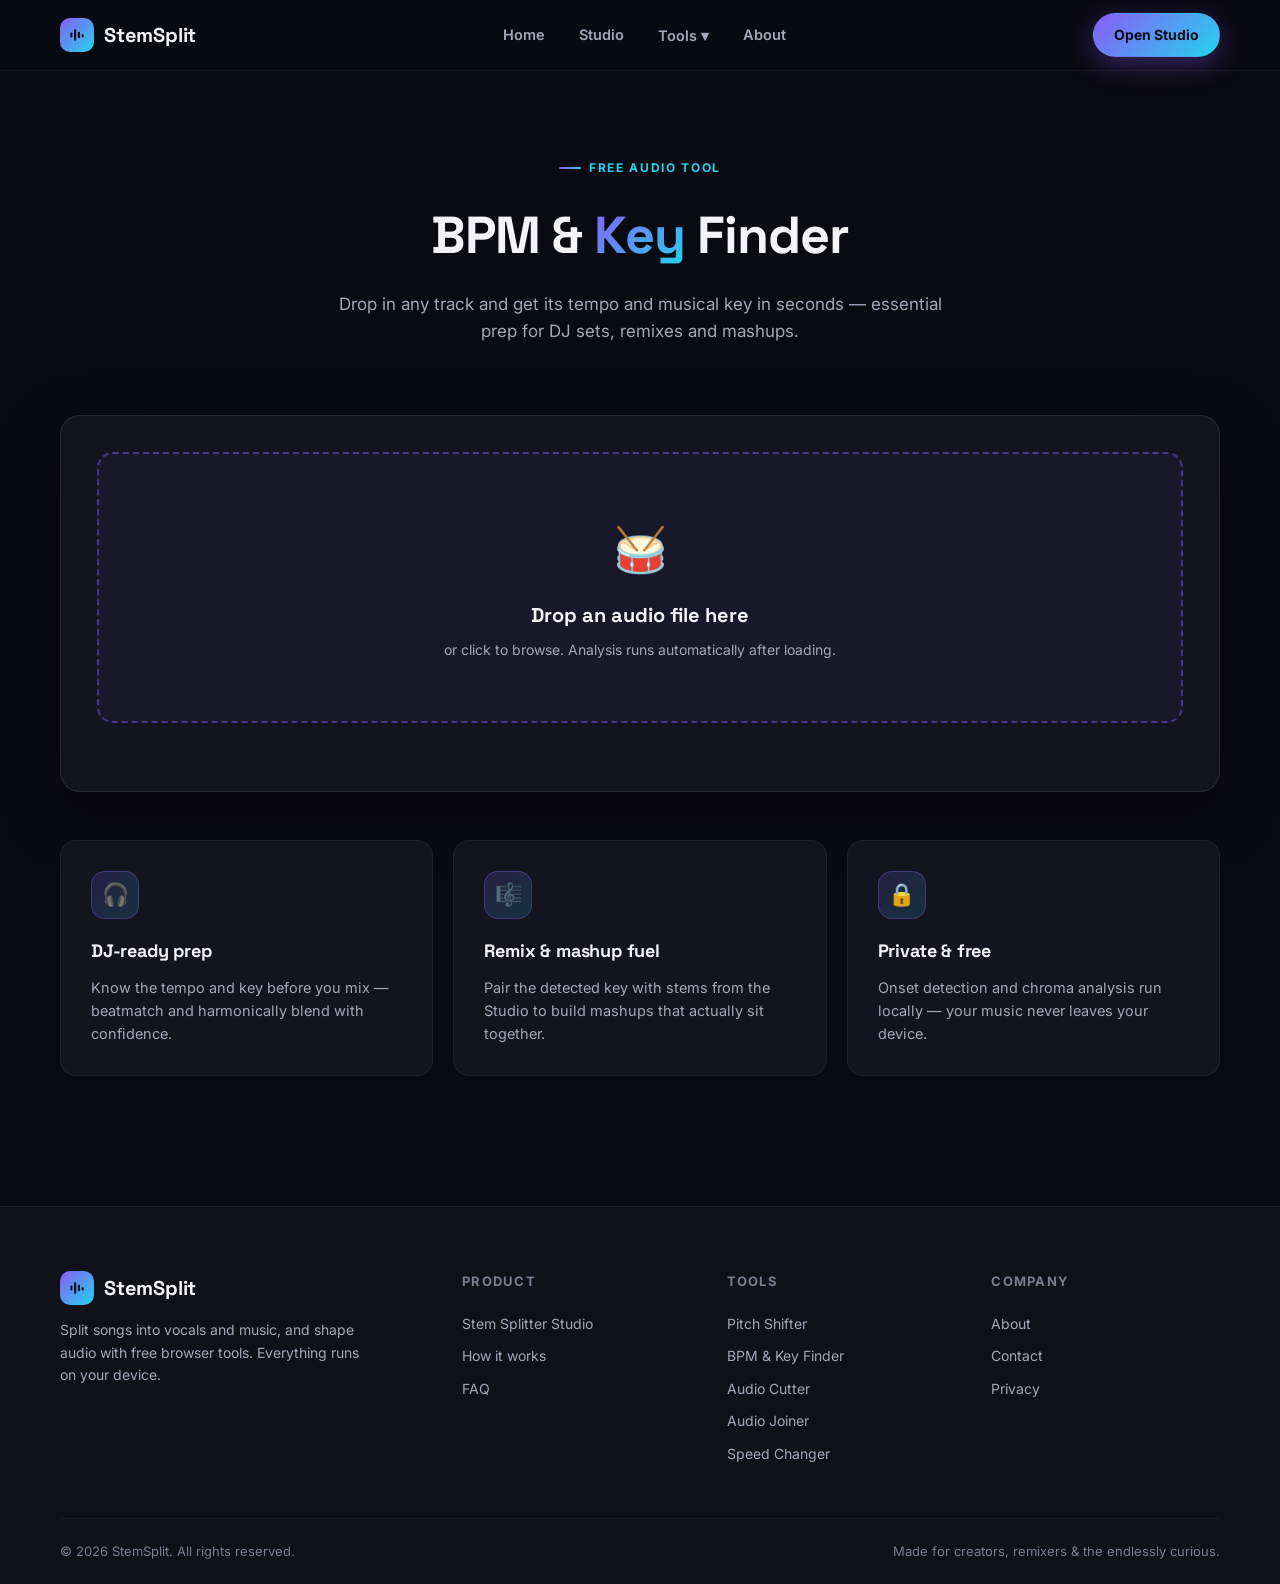
<file: bpm-key-finder.html>
<!DOCTYPE html>
<html lang="en">
<head>
<meta charset="UTF-8">
<meta name="viewport" content="width=device-width, initial-scale=1.0">
<title>Free BPM &amp; Key Finder — Detect Tempo and Musical Key Online | StemSplit</title>
<meta name="description" content="Find the BPM and musical key of any song automatically. Free online tempo and key detection in your browser — no sign-up, no uploads.">
<link rel="preconnect" href="https://fonts.googleapis.com">
<link rel="preconnect" href="https://fonts.gstatic.com" crossorigin>
<link href="https://fonts.googleapis.com/css2?family=Inter:wght@400;500;600;700&family=Space+Grotesk:wght@500;600;700&display=swap" rel="stylesheet">
<link rel="stylesheet" href="css/style.css">
<link rel="icon" href="data:image/svg+xml,<svg xmlns='http://www.w3.org/2000/svg' viewBox='0 0 32 32'><rect width='32' height='32' rx='8' fill='%238b5cf6'/><rect x='7' y='12' width='3' height='8' rx='1.5' fill='white'/><rect x='12' y='7' width='3' height='18' rx='1.5' fill='white'/><rect x='17' y='10' width='3' height='12' rx='1.5' fill='white'/><rect x='22' y='14' width='3' height='6' rx='1.5' fill='white'/></svg>">
</head>
<body>
<header class="site-header">
  <div class="container header-inner">
    <a class="brand" href="index.html"><span class="brand-mark"><svg viewBox="0 0 24 24" fill="none"><rect x="4" y="9" width="2.5" height="6" rx="1.2" fill="#0a0a12"/><rect x="8.5" y="5" width="2.5" height="14" rx="1.2" fill="#0a0a12"/><rect x="13" y="8" width="2.5" height="8" rx="1.2" fill="#0a0a12"/><rect x="17.5" y="11" width="2.5" height="4" rx="1.2" fill="#0a0a12"/></svg></span>StemSplit</a>
    <nav class="nav">
      <a href="index.html">Home</a><a href="studio.html">Studio</a>
      <div class="nav-drop"><button>Tools ▾</button><div class="drop-menu">
        <a href="pitch-shifter.html"><strong>Pitch Shifter</strong><span>Raise or lower pitch, tape-style</span></a>
        <a href="bpm-key-finder.html"><strong>BPM &amp; Key Finder</strong><span>Detect tempo and musical key</span></a>
        <a href="audio-cutter.html"><strong>Audio Cutter</strong><span>Trim clips on a waveform</span></a>
        <a href="audio-joiner.html"><strong>Audio Joiner</strong><span>Merge tracks into one file</span></a>
        <a href="speed-changer.html"><strong>Speed Changer</strong><span>Slow down or speed up audio</span></a>
      </div></div>
      <a href="about.html">About</a>
    </nav>
    <div style="display:flex;gap:10px;align-items:center"><a class="btn btn-primary btn-sm" href="studio.html">Open Studio</a><button class="mobile-toggle" aria-label="Menu">☰</button></div>
  </div>
</header>

<section class="page-hero"><div class="container">
  <span class="eyebrow">Free audio tool</span>
  <h1>BPM &amp; <span class="grad-text">Key</span> Finder</h1>
  <p>Drop in any track and get its tempo and musical key in seconds — essential prep for DJ sets, remixes and mashups.</p>
</div></section>

<section style="padding-bottom:90px"><div class="container"><div class="workspace">
  <div class="dropzone" id="dropzone">
    <div class="dropzone-icon">🥁</div><h3>Drop an audio file here</h3>
    <p>or click to browse. Analysis runs automatically after loading.</p>
    <input type="file" id="fileInput" accept="audio/*" hidden>
  </div>
  <div class="status-msg" id="statusMsg"></div>
  <div id="workspace" hidden>
    <div class="file-chip" id="fileChip" style="display:none;margin-top:20px"><span class="f-icon">🎵</span><span class="f-meta"><span class="f-name" id="fileName"></span><span class="f-sub" id="fileMeta"></span></span></div>
    <div class="result-card">
      <div style="display:grid;grid-template-columns:1fr 1fr;gap:20px">
        <div><h4>Tempo</h4><div class="big-read" id="bpmBig">—</div></div>
        <div><h4>Musical key</h4><div class="big-read" id="keyBig">—</div><div class="key-chips"><span class="key-chip" id="keyConf"></span></div></div>
      </div>
      <p class="result-meta" id="bpmMeta"></p>
    </div>
    <div class="waveform-wrap" style="margin-top:20px"><canvas class="waveform" id="waveCanvas"></canvas></div>
  </div>
</div>
<div class="grid-3" style="margin-top:48px">
  <div class="card"><div class="card-icon">🎧</div><h3>DJ-ready prep</h3><p>Know the tempo and key before you mix — beatmatch and harmonically blend with confidence.</p></div>
  <div class="card"><div class="card-icon">🎼</div><h3>Remix &amp; mashup fuel</h3><p>Pair the detected key with stems from the Studio to build mashups that actually sit together.</p></div>
  <div class="card"><div class="card-icon">🔒</div><h3>Private &amp; free</h3><p>Onset detection and chroma analysis run locally — your music never leaves your device.</p></div>
</div></div></section>

<footer class="site-footer"><div class="container">
  <div class="footer-grid">
    <div class="footer-brand"><a class="brand" href="index.html"><span class="brand-mark"><svg viewBox="0 0 24 24" fill="none"><rect x="4" y="9" width="2.5" height="6" rx="1.2" fill="#0a0a12"/><rect x="8.5" y="5" width="2.5" height="14" rx="1.2" fill="#0a0a12"/><rect x="13" y="8" width="2.5" height="8" rx="1.2" fill="#0a0a12"/><rect x="17.5" y="11" width="2.5" height="4" rx="1.2" fill="#0a0a12"/></svg></span>StemSplit</a><p>Split songs into vocals and music, and shape audio with free browser tools. Everything runs on your device.</p></div>
    <div class="footer-col"><h4>Product</h4><a href="studio.html">Stem Splitter Studio</a><a href="index.html#how">How it works</a><a href="index.html#faq">FAQ</a></div>
    <div class="footer-col"><h4>Tools</h4><a href="pitch-shifter.html">Pitch Shifter</a><a href="bpm-key-finder.html">BPM &amp; Key Finder</a><a href="audio-cutter.html">Audio Cutter</a><a href="audio-joiner.html">Audio Joiner</a><a href="speed-changer.html">Speed Changer</a></div>
    <div class="footer-col"><h4>Company</h4><a href="about.html">About</a><a href="contact.html">Contact</a><a href="privacy.html">Privacy</a></div>
  </div>
  <div class="footer-bottom"><span>© <span data-year>2026</span> StemSplit. All rights reserved.</span><span>Made for creators, remixers &amp; the endlessly curious.</span></div>
</div></footer>
<script src="js/audio-engine.js"></script>
<script src="js/site.js"></script>
<script src="js/tools.js"></script>
<script>StemSplitTools.init('bpm');</script>
</body></html>
</file>
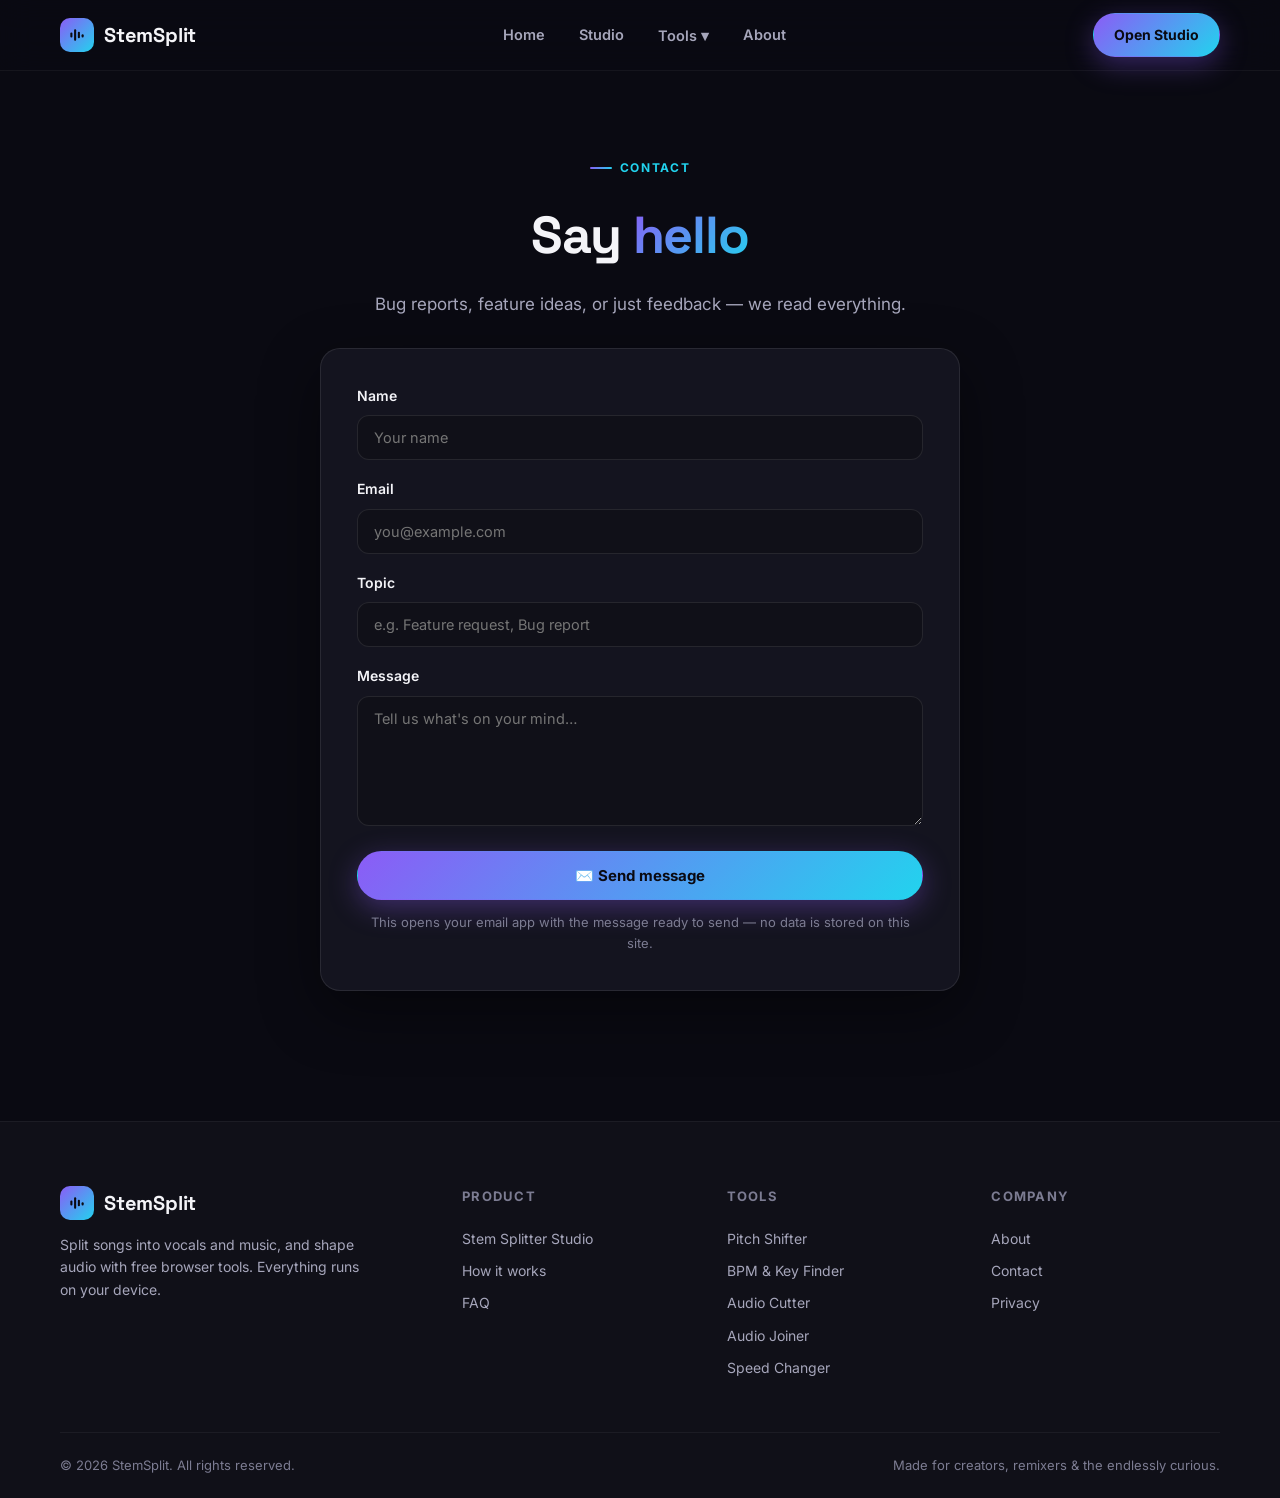
<file: contact.html>
<!DOCTYPE html>
<html lang="en">
<head>
<meta charset="UTF-8">
<meta name="viewport" content="width=device-width, initial-scale=1.0">
<title>Contact Us | StemSplit</title>
<meta name="description" content="Get in touch with the StemSplit team — bug reports, feature requests and feedback welcome.">
<link rel="preconnect" href="https://fonts.googleapis.com">
<link rel="preconnect" href="https://fonts.gstatic.com" crossorigin>
<link href="https://fonts.googleapis.com/css2?family=Inter:wght@400;500;600;700&family=Space+Grotesk:wght@500;600;700&display=swap" rel="stylesheet">
<link rel="stylesheet" href="css/style.css">
<link rel="icon" href="data:image/svg+xml,<svg xmlns='http://www.w3.org/2000/svg' viewBox='0 0 32 32'><rect width='32' height='32' rx='8' fill='%238b5cf6'/><rect x='7' y='12' width='3' height='8' rx='1.5' fill='white'/><rect x='12' y='7' width='3' height='18' rx='1.5' fill='white'/><rect x='22' y='14' width='3' height='6' rx='1.5' fill='white'/></svg>">
</head>
<body>
<header class="site-header">
  <div class="container header-inner">
    <a class="brand" href="index.html"><span class="brand-mark"><svg viewBox="0 0 24 24" fill="none"><rect x="4" y="9" width="2.5" height="6" rx="1.2" fill="#0a0a12"/><rect x="8.5" y="5" width="2.5" height="14" rx="1.2" fill="#0a0a12"/><rect x="13" y="8" width="2.5" height="8" rx="1.2" fill="#0a0a12"/><rect x="17.5" y="11" width="2.5" height="4" rx="1.2" fill="#0a0a12"/></svg></span>StemSplit</a>
    <nav class="nav">
      <a href="index.html">Home</a><a href="studio.html">Studio</a>
      <div class="nav-drop"><button>Tools ▾</button><div class="drop-menu">
        <a href="pitch-shifter.html"><strong>Pitch Shifter</strong><span>Raise or lower pitch, tape-style</span></a>
        <a href="bpm-key-finder.html"><strong>BPM &amp; Key Finder</strong><span>Detect tempo and musical key</span></a>
        <a href="audio-cutter.html"><strong>Audio Cutter</strong><span>Trim clips on a waveform</span></a>
        <a href="audio-joiner.html"><strong>Audio Joiner</strong><span>Merge tracks into one file</span></a>
        <a href="speed-changer.html"><strong>Speed Changer</strong><span>Slow down or speed up audio</span></a>
      </div></div>
      <a href="about.html">About</a>
    </nav>
    <div style="display:flex;gap:10px;align-items:center"><a class="btn btn-primary btn-sm" href="studio.html">Open Studio</a><button class="mobile-toggle" aria-label="Menu">☰</button></div>
  </div>
</header>

<section class="page-hero"><div class="container">
  <span class="eyebrow">Contact</span>
  <h1>Say <span class="grad-text">hello</span></h1>
  <p>Bug reports, feature ideas, or just feedback — we read everything.</p>
</div></section>

<section style="padding-bottom:90px"><div class="container">
  <div class="workspace" style="max-width:640px;margin:0 auto">
    <form id="contactForm">
      <div class="field"><label for="cName">Name</label><input type="text" id="cName" required placeholder="Your name"></div>
      <div class="field"><label for="cEmail">Email</label><input type="email" id="cEmail" required placeholder="you@example.com"></div>
      <div class="field"><label for="cTopic">Topic</label><input type="text" id="cTopic" placeholder="e.g. Feature request, Bug report"></div>
      <div class="field"><label for="cMsg">Message</label><textarea id="cMsg" rows="6" required placeholder="Tell us what's on your mind…"></textarea></div>
      <button class="btn btn-primary btn-block" type="submit">✉️ Send message</button>
      <p style="font-size:13px;color:var(--muted-2);margin-top:12px;text-align:center">This opens your email app with the message ready to send — no data is stored on this site.</p>
    </form>
  </div>
</div></section>

<footer class="site-footer"><div class="container">
  <div class="footer-grid">
    <div class="footer-brand"><a class="brand" href="index.html"><span class="brand-mark"><svg viewBox="0 0 24 24" fill="none"><rect x="4" y="9" width="2.5" height="6" rx="1.2" fill="#0a0a12"/><rect x="8.5" y="5" width="2.5" height="14" rx="1.2" fill="#0a0a12"/><rect x="13" y="8" width="2.5" height="8" rx="1.2" fill="#0a0a12"/><rect x="17.5" y="11" width="2.5" height="4" rx="1.2" fill="#0a0a12"/></svg></span>StemSplit</a><p>Split songs into vocals and music, and shape audio with free browser tools. Everything runs on your device.</p></div>
    <div class="footer-col"><h4>Product</h4><a href="studio.html">Stem Splitter Studio</a><a href="index.html#how">How it works</a><a href="index.html#faq">FAQ</a></div>
    <div class="footer-col"><h4>Tools</h4><a href="pitch-shifter.html">Pitch Shifter</a><a href="bpm-key-finder.html">BPM &amp; Key Finder</a><a href="audio-cutter.html">Audio Cutter</a><a href="audio-joiner.html">Audio Joiner</a><a href="speed-changer.html">Speed Changer</a></div>
    <div class="footer-col"><h4>Company</h4><a href="about.html">About</a><a href="contact.html">Contact</a><a href="privacy.html">Privacy</a></div>
  </div>
  <div class="footer-bottom"><span>© <span data-year>2026</span> StemSplit. All rights reserved.</span><span>Made for creators, remixers &amp; the endlessly curious.</span></div>
</div></footer>
<script src="js/site.js"></script>
<script>
document.getElementById('contactForm').addEventListener('submit', function (e) {
  e.preventDefault();
  var name = document.getElementById('cName').value.trim();
  var email = document.getElementById('cEmail').value.trim();
  var topic = document.getElementById('cTopic').value.trim() || 'General';
  var msg = document.getElementById('cMsg').value.trim();
  var subject = encodeURIComponent('[StemSplit] ' + topic + ' — ' + name);
  var body = encodeURIComponent(msg + '\n\n— ' + name + ' (' + email + ')');
  window.location.href = 'mailto:hello@stemsplit.example?subject=' + subject + '&body=' + body;
});
</script>
</body></html>
</file>
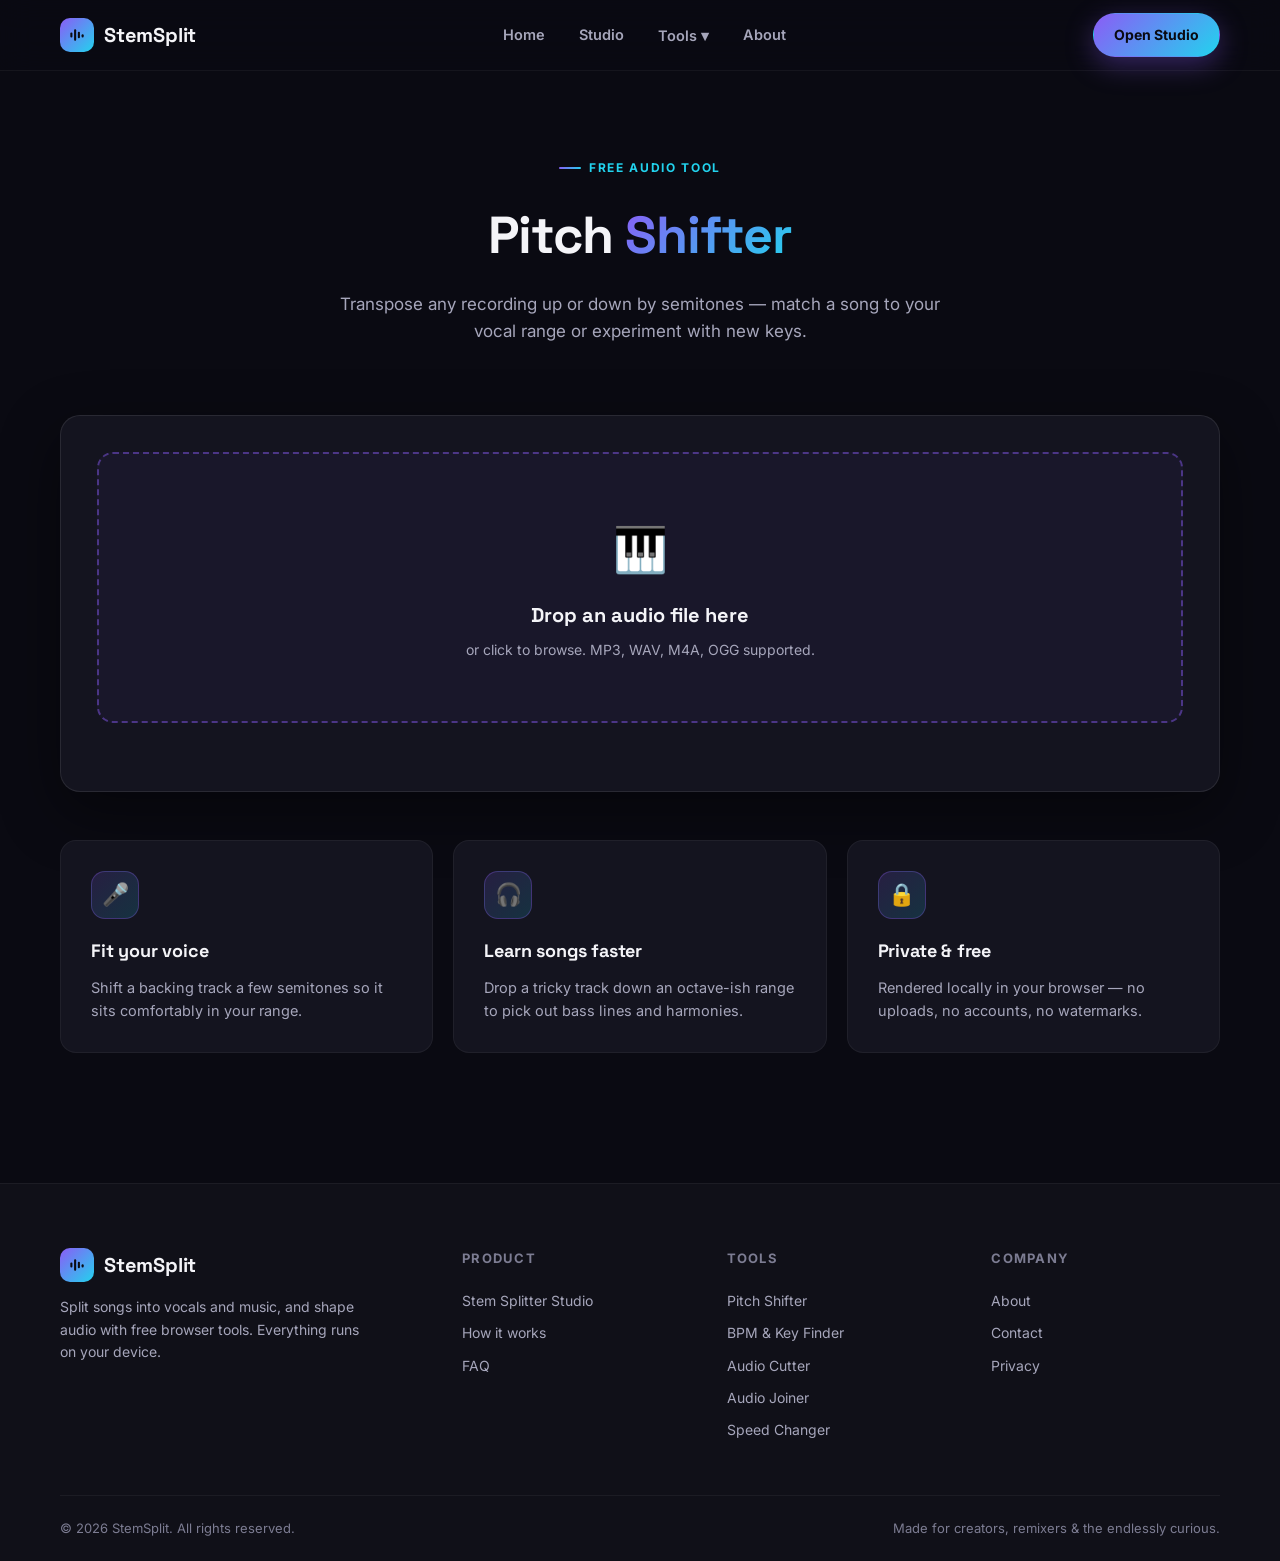
<file: pitch-shifter.html>
<!DOCTYPE html>
<html lang="en">
<head>
<meta charset="UTF-8">
<meta name="viewport" content="width=device-width, initial-scale=1.0">
<title>Free Online Pitch Shifter — Transpose Audio by Semitones | StemSplit</title>
<meta name="description" content="Change the pitch of any song or recording up or down by semitones, free in your browser. No sign-up, no uploads — your files never leave your device.">
<link rel="preconnect" href="https://fonts.googleapis.com">
<link rel="preconnect" href="https://fonts.gstatic.com" crossorigin>
<link href="https://fonts.googleapis.com/css2?family=Inter:wght@400;500;600;700&family=Space+Grotesk:wght@500;600;700&display=swap" rel="stylesheet">
<link rel="stylesheet" href="css/style.css">
<link rel="icon" href="data:image/svg+xml,<svg xmlns='http://www.w3.org/2000/svg' viewBox='0 0 32 32'><rect width='32' height='32' rx='8' fill='%238b5cf6'/><rect x='7' y='12' width='3' height='8' rx='1.5' fill='white'/><rect x='12' y='7' width='3' height='18' rx='1.5' fill='white'/><rect x='17' y='10' width='3' height='12' rx='1.5' fill='white'/><rect x='22' y='14' width='3' height='6' rx='1.5' fill='white'/></svg>">
</head>
<body>
<header class="site-header">
  <div class="container header-inner">
    <a class="brand" href="index.html"><span class="brand-mark"><svg viewBox="0 0 24 24" fill="none"><rect x="4" y="9" width="2.5" height="6" rx="1.2" fill="#0a0a12"/><rect x="8.5" y="5" width="2.5" height="14" rx="1.2" fill="#0a0a12"/><rect x="13" y="8" width="2.5" height="8" rx="1.2" fill="#0a0a12"/><rect x="17.5" y="11" width="2.5" height="4" rx="1.2" fill="#0a0a12"/></svg></span>StemSplit</a>
    <nav class="nav">
      <a href="index.html">Home</a><a href="studio.html">Studio</a>
      <div class="nav-drop"><button>Tools ▾</button><div class="drop-menu">
        <a href="pitch-shifter.html"><strong>Pitch Shifter</strong><span>Raise or lower pitch, tape-style</span></a>
        <a href="bpm-key-finder.html"><strong>BPM &amp; Key Finder</strong><span>Detect tempo and musical key</span></a>
        <a href="audio-cutter.html"><strong>Audio Cutter</strong><span>Trim clips on a waveform</span></a>
        <a href="audio-joiner.html"><strong>Audio Joiner</strong><span>Merge tracks into one file</span></a>
        <a href="speed-changer.html"><strong>Speed Changer</strong><span>Slow down or speed up audio</span></a>
      </div></div>
      <a href="about.html">About</a>
    </nav>
    <div style="display:flex;gap:10px;align-items:center"><a class="btn btn-primary btn-sm" href="studio.html">Open Studio</a><button class="mobile-toggle" aria-label="Menu">☰</button></div>
  </div>
</header>

<section class="page-hero"><div class="container">
  <span class="eyebrow">Free audio tool</span>
  <h1>Pitch <span class="grad-text">Shifter</span></h1>
  <p>Transpose any recording up or down by semitones — match a song to your vocal range or experiment with new keys.</p>
</div></section>

<section style="padding-bottom:90px"><div class="container"><div class="workspace">
  <div class="dropzone" id="dropzone">
    <div class="dropzone-icon">🎹</div><h3>Drop an audio file here</h3>
    <p>or click to browse. MP3, WAV, M4A, OGG supported.</p>
    <input type="file" id="fileInput" accept="audio/*" hidden>
  </div>
  <div class="status-msg" id="statusMsg"></div>
  <div id="workspace" hidden>
    <div class="file-chip" id="fileChip" style="display:none;margin-top:20px"><span class="f-icon">🎵</span><span class="f-meta"><span class="f-name" id="fileName"></span><span class="f-sub" id="fileMeta"></span></span></div>
    <div class="waveform-wrap"><canvas class="waveform" id="waveCanvas"></canvas></div>
    <div class="field" style="margin-top:24px">
      <label>Pitch shift: <output id="semitoneVal" style="color:var(--cyan)">+0 st</output></label>
      <input type="range" id="semitoneRange" min="-12" max="12" step="0.5" value="0">
      <p style="font-size:13px;color:var(--muted-2);margin-top:8px">Tape-style shifting: tempo moves with pitch, like speeding up or slowing down a record.</p>
    </div>
    <div style="display:flex;gap:12px;flex-wrap:wrap;margin-top:8px">
      <button class="btn btn-primary" id="pitchPlay">▶ Preview</button>
      <button class="btn btn-ghost" id="pitchDownload">⬇ Download WAV</button>
    </div>
  </div>
</div>
<div class="grid-3" style="margin-top:48px">
  <div class="card"><div class="card-icon">🎤</div><h3>Fit your voice</h3><p>Shift a backing track a few semitones so it sits comfortably in your range.</p></div>
  <div class="card"><div class="card-icon">🎧</div><h3>Learn songs faster</h3><p>Drop a tricky track down an octave-ish range to pick out bass lines and harmonies.</p></div>
  <div class="card"><div class="card-icon">🔒</div><h3>Private &amp; free</h3><p>Rendered locally in your browser — no uploads, no accounts, no watermarks.</p></div>
</div></div></section>

<footer class="site-footer"><div class="container">
  <div class="footer-grid">
    <div class="footer-brand"><a class="brand" href="index.html"><span class="brand-mark"><svg viewBox="0 0 24 24" fill="none"><rect x="4" y="9" width="2.5" height="6" rx="1.2" fill="#0a0a12"/><rect x="8.5" y="5" width="2.5" height="14" rx="1.2" fill="#0a0a12"/><rect x="13" y="8" width="2.5" height="8" rx="1.2" fill="#0a0a12"/><rect x="17.5" y="11" width="2.5" height="4" rx="1.2" fill="#0a0a12"/></svg></span>StemSplit</a><p>Split songs into vocals and music, and shape audio with free browser tools. Everything runs on your device.</p></div>
    <div class="footer-col"><h4>Product</h4><a href="studio.html">Stem Splitter Studio</a><a href="index.html#how">How it works</a><a href="index.html#faq">FAQ</a></div>
    <div class="footer-col"><h4>Tools</h4><a href="pitch-shifter.html">Pitch Shifter</a><a href="bpm-key-finder.html">BPM &amp; Key Finder</a><a href="audio-cutter.html">Audio Cutter</a><a href="audio-joiner.html">Audio Joiner</a><a href="speed-changer.html">Speed Changer</a></div>
    <div class="footer-col"><h4>Company</h4><a href="about.html">About</a><a href="contact.html">Contact</a><a href="privacy.html">Privacy</a></div>
  </div>
  <div class="footer-bottom"><span>© <span data-year>2026</span> StemSplit. All rights reserved.</span><span>Made for creators, remixers &amp; the endlessly curious.</span></div>
</div></footer>
<script src="js/audio-engine.js"></script>
<script src="js/site.js"></script>
<script src="js/tools.js"></script>
<script>StemSplitTools.init('pitch');</script>
</body></html>
</file>
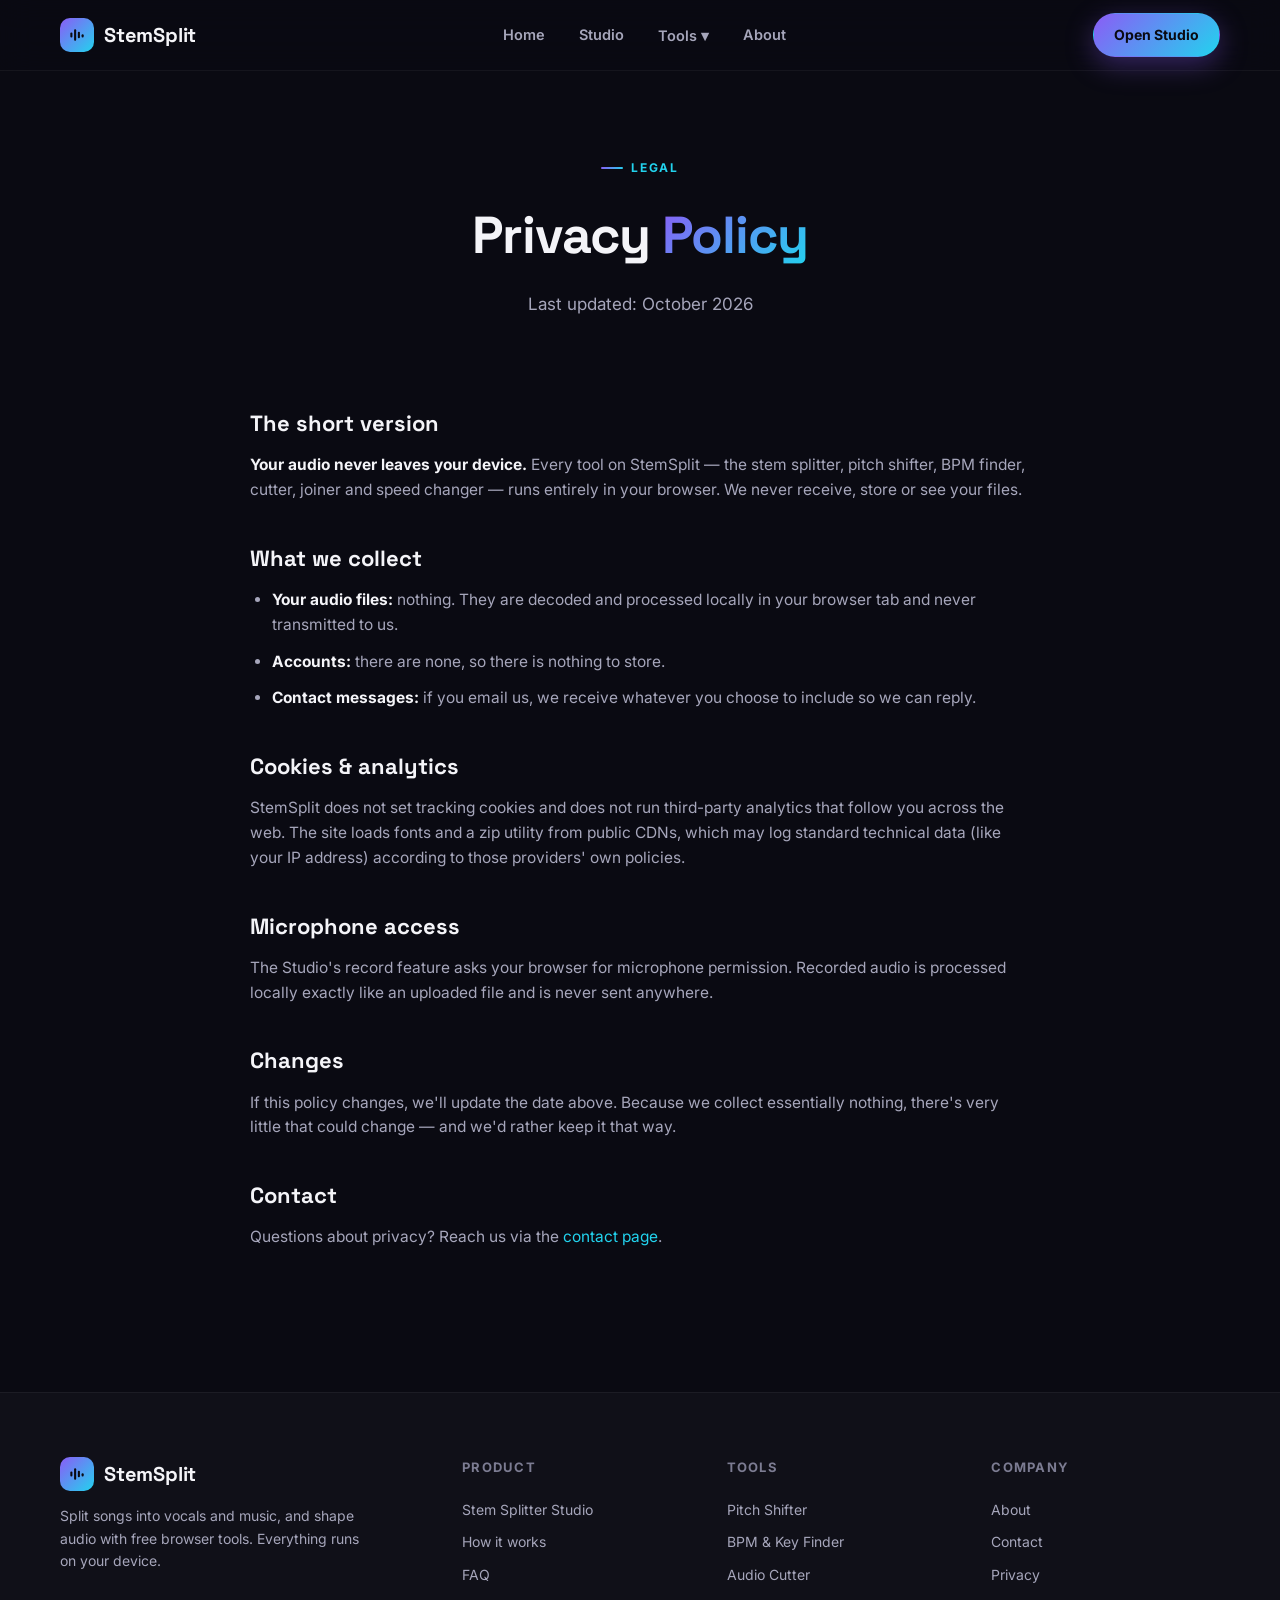
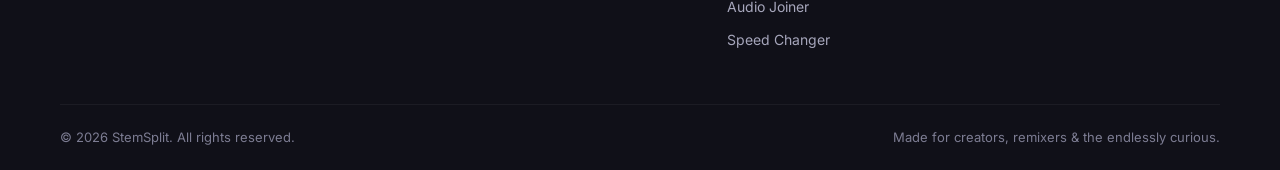
<file: privacy.html>
<!DOCTYPE html>
<html lang="en">
<head>
<meta charset="UTF-8">
<meta name="viewport" content="width=device-width, initial-scale=1.0">
<title>Privacy Policy | StemSplit</title>
<meta name="description" content="StemSplit privacy policy: your audio never leaves your device. No uploads, no accounts, no tracking of your files.">
<link rel="preconnect" href="https://fonts.googleapis.com">
<link rel="preconnect" href="https://fonts.gstatic.com" crossorigin>
<link href="https://fonts.googleapis.com/css2?family=Inter:wght@400;500;600;700&family=Space+Grotesk:wght@500;600;700&display=swap" rel="stylesheet">
<link rel="stylesheet" href="css/style.css">
<link rel="icon" href="data:image/svg+xml,<svg xmlns='http://www.w3.org/2000/svg' viewBox='0 0 32 32'><rect width='32' height='32' rx='8' fill='%238b5cf6'/><rect x='7' y='12' width='3' height='8' rx='1.5' fill='white'/><rect x='12' y='7' width='3' height='18' rx='1.5' fill='white'/><rect x='17' y='10' width='3' height='12' rx='1.5' fill='white'/><rect x='22' y='14' width='3' height='6' rx='1.5' fill='white'/></svg>">
</head>
<body>
<header class="site-header">
  <div class="container header-inner">
    <a class="brand" href="index.html"><span class="brand-mark"><svg viewBox="0 0 24 24" fill="none"><rect x="4" y="9" width="2.5" height="6" rx="1.2" fill="#0a0a12"/><rect x="8.5" y="5" width="2.5" height="14" rx="1.2" fill="#0a0a12"/><rect x="13" y="8" width="2.5" height="8" rx="1.2" fill="#0a0a12"/><rect x="17.5" y="11" width="2.5" height="4" rx="1.2" fill="#0a0a12"/></svg></span>StemSplit</a>
    <nav class="nav">
      <a href="index.html">Home</a><a href="studio.html">Studio</a>
      <div class="nav-drop"><button>Tools ▾</button><div class="drop-menu">
        <a href="pitch-shifter.html"><strong>Pitch Shifter</strong><span>Raise or lower pitch, tape-style</span></a>
        <a href="bpm-key-finder.html"><strong>BPM &amp; Key Finder</strong><span>Detect tempo and musical key</span></a>
        <a href="audio-cutter.html"><strong>Audio Cutter</strong><span>Trim clips on a waveform</span></a>
        <a href="audio-joiner.html"><strong>Audio Joiner</strong><span>Merge tracks into one file</span></a>
        <a href="speed-changer.html"><strong>Speed Changer</strong><span>Slow down or speed up audio</span></a>
      </div></div>
      <a href="about.html">About</a>
    </nav>
    <div style="display:flex;gap:10px;align-items:center"><a class="btn btn-primary btn-sm" href="studio.html">Open Studio</a><button class="mobile-toggle" aria-label="Menu">☰</button></div>
  </div>
</header>

<section class="page-hero"><div class="container">
  <span class="eyebrow">Legal</span>
  <h1>Privacy <span class="grad-text">Policy</span></h1>
  <p>Last updated: October 2026</p>
</div></section>

<section><div class="container"><div class="prose">
  <h2>The short version</h2>
  <p><strong>Your audio never leaves your device.</strong> Every tool on StemSplit — the stem splitter, pitch shifter, BPM finder, cutter, joiner and speed changer — runs entirely in your browser. We never receive, store or see your files.</p>
  <h2>What we collect</h2>
  <ul>
    <li><strong>Your audio files:</strong> nothing. They are decoded and processed locally in your browser tab and never transmitted to us.</li>
    <li><strong>Accounts:</strong> there are none, so there is nothing to store.</li>
    <li><strong>Contact messages:</strong> if you email us, we receive whatever you choose to include so we can reply.</li>
  </ul>
  <h2>Cookies &amp; analytics</h2>
  <p>StemSplit does not set tracking cookies and does not run third-party analytics that follow you across the web. The site loads fonts and a zip utility from public CDNs, which may log standard technical data (like your IP address) according to those providers' own policies.</p>
  <h2>Microphone access</h2>
  <p>The Studio's record feature asks your browser for microphone permission. Recorded audio is processed locally exactly like an uploaded file and is never sent anywhere.</p>
  <h2>Changes</h2>
  <p>If this policy changes, we'll update the date above. Because we collect essentially nothing, there's very little that could change — and we'd rather keep it that way.</p>
  <h2>Contact</h2>
  <p>Questions about privacy? Reach us via the <a href="contact.html" style="color:var(--cyan)">contact page</a>.</p>
</div></div></section>

<footer class="site-footer"><div class="container">
  <div class="footer-grid">
    <div class="footer-brand"><a class="brand" href="index.html"><span class="brand-mark"><svg viewBox="0 0 24 24" fill="none"><rect x="4" y="9" width="2.5" height="6" rx="1.2" fill="#0a0a12"/><rect x="8.5" y="5" width="2.5" height="14" rx="1.2" fill="#0a0a12"/><rect x="13" y="8" width="2.5" height="8" rx="1.2" fill="#0a0a12"/><rect x="17.5" y="11" width="2.5" height="4" rx="1.2" fill="#0a0a12"/></svg></span>StemSplit</a><p>Split songs into vocals and music, and shape audio with free browser tools. Everything runs on your device.</p></div>
    <div class="footer-col"><h4>Product</h4><a href="studio.html">Stem Splitter Studio</a><a href="index.html#how">How it works</a><a href="index.html#faq">FAQ</a></div>
    <div class="footer-col"><h4>Tools</h4><a href="pitch-shifter.html">Pitch Shifter</a><a href="bpm-key-finder.html">BPM &amp; Key Finder</a><a href="audio-cutter.html">Audio Cutter</a><a href="audio-joiner.html">Audio Joiner</a><a href="speed-changer.html">Speed Changer</a></div>
    <div class="footer-col"><h4>Company</h4><a href="about.html">About</a><a href="contact.html">Contact</a><a href="privacy.html">Privacy</a></div>
  </div>
  <div class="footer-bottom"><span>© <span data-year>2026</span> StemSplit. All rights reserved.</span><span>Made for creators, remixers &amp; the endlessly curious.</span></div>
</div></footer>
<script src="js/site.js"></script>
</body></html>
</file>
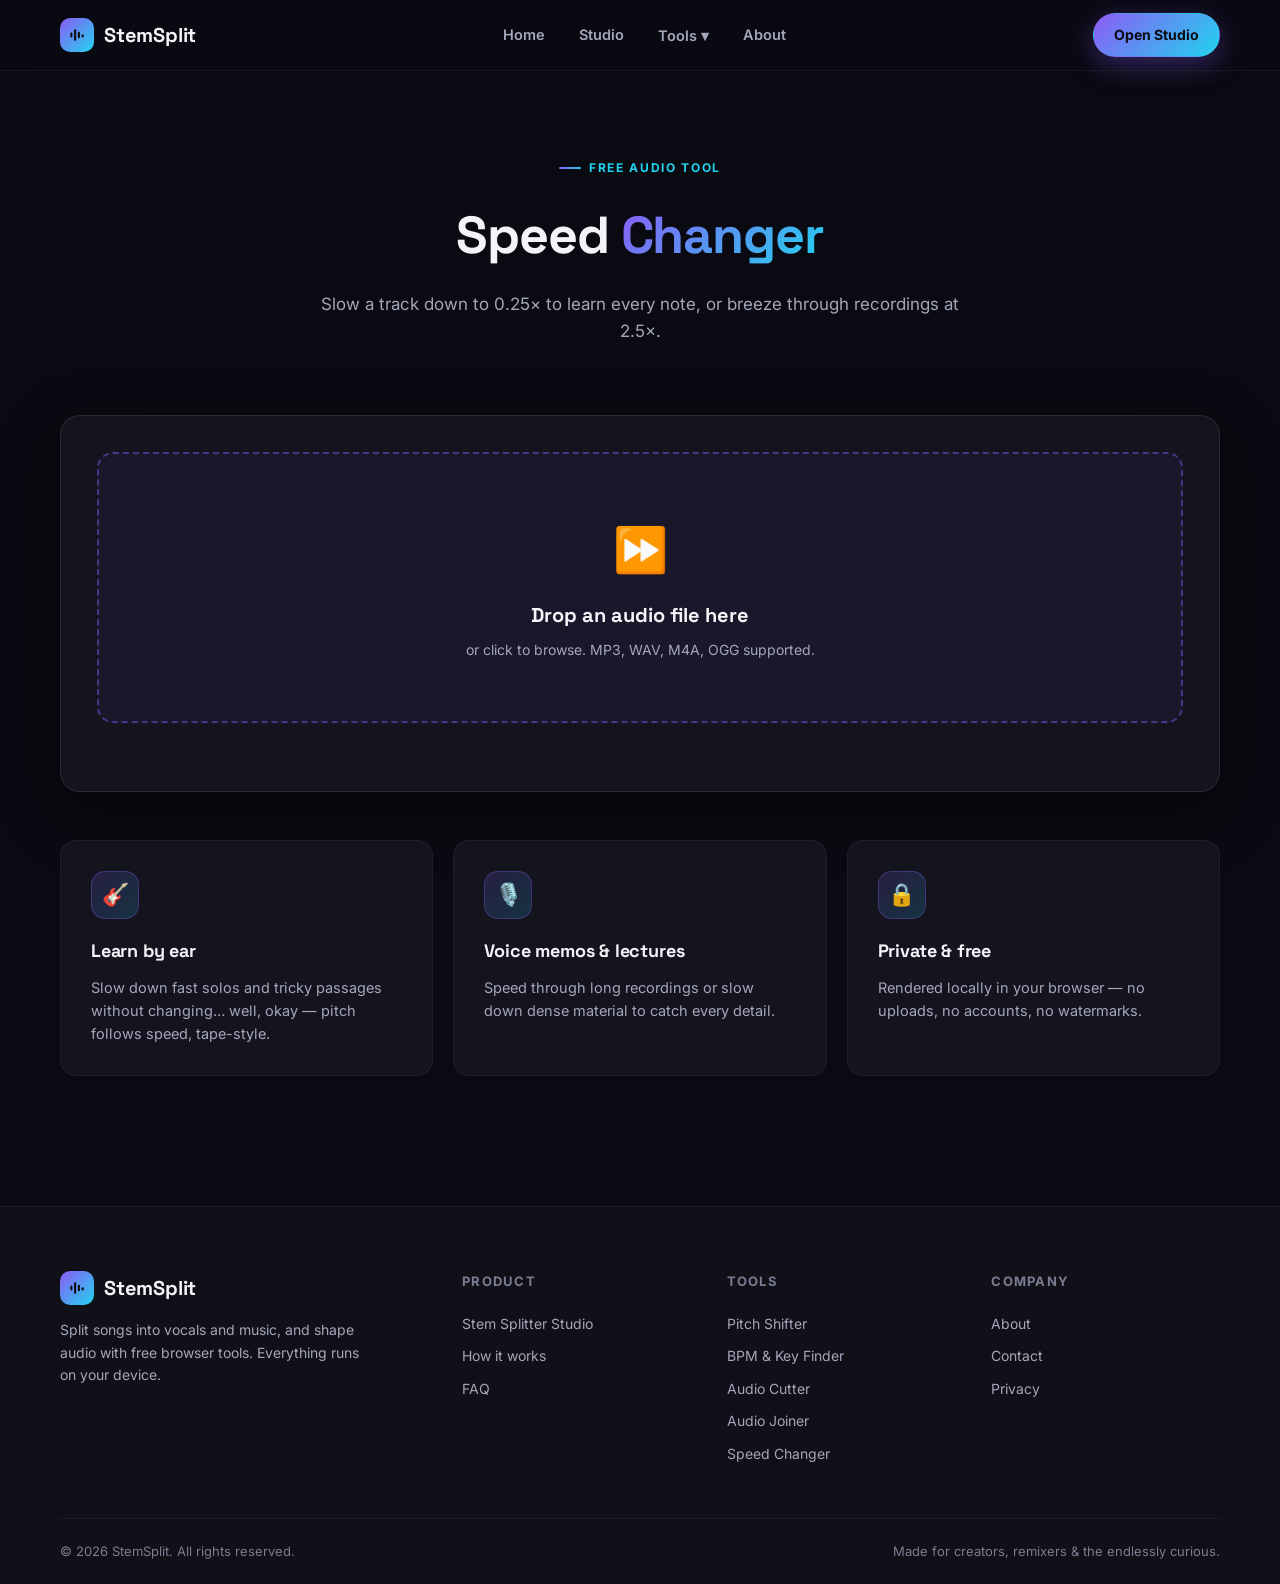
<file: speed-changer.html>
<!DOCTYPE html>
<html lang="en">
<head>
<meta charset="UTF-8">
<meta name="viewport" content="width=device-width, initial-scale=1.0">
<title>Free Audio Speed Changer — Slow Down or Speed Up Audio Online | StemSplit</title>
<meta name="description" content="Change audio playback speed from 0.25× to 2.5× free in your browser. Slow down solos to learn them or speed up voice memos — no sign-up, no uploads.">
<link rel="preconnect" href="https://fonts.googleapis.com">
<link rel="preconnect" href="https://fonts.gstatic.com" crossorigin>
<link href="https://fonts.googleapis.com/css2?family=Inter:wght@400;500;600;700&family=Space+Grotesk:wght@500;600;700&display=swap" rel="stylesheet">
<link rel="stylesheet" href="css/style.css">
<link rel="icon" href="data:image/svg+xml,<svg xmlns='http://www.w3.org/2000/svg' viewBox='0 0 32 32'><rect width='32' height='32' rx='8' fill='%238b5cf6'/><rect x='7' y='12' width='3' height='8' rx='1.5' fill='white'/><rect x='12' y='7' width='3' height='18' rx='1.5' fill='white'/><rect x='17' y='10' width='3' height='12' rx='1.5' fill='white'/><rect x='22' y='14' width='3' height='6' rx='1.5' fill='white'/></svg>">
</head>
<body>
<header class="site-header">
  <div class="container header-inner">
    <a class="brand" href="index.html"><span class="brand-mark"><svg viewBox="0 0 24 24" fill="none"><rect x="4" y="9" width="2.5" height="6" rx="1.2" fill="#0a0a12"/><rect x="8.5" y="5" width="2.5" height="14" rx="1.2" fill="#0a0a12"/><rect x="13" y="8" width="2.5" height="8" rx="1.2" fill="#0a0a12"/><rect x="17.5" y="11" width="2.5" height="4" rx="1.2" fill="#0a0a12"/></svg></span>StemSplit</a>
    <nav class="nav">
      <a href="index.html">Home</a><a href="studio.html">Studio</a>
      <div class="nav-drop"><button>Tools ▾</button><div class="drop-menu">
        <a href="pitch-shifter.html"><strong>Pitch Shifter</strong><span>Raise or lower pitch, tape-style</span></a>
        <a href="bpm-key-finder.html"><strong>BPM &amp; Key Finder</strong><span>Detect tempo and musical key</span></a>
        <a href="audio-cutter.html"><strong>Audio Cutter</strong><span>Trim clips on a waveform</span></a>
        <a href="audio-joiner.html"><strong>Audio Joiner</strong><span>Merge tracks into one file</span></a>
        <a href="speed-changer.html"><strong>Speed Changer</strong><span>Slow down or speed up audio</span></a>
      </div></div>
      <a href="about.html">About</a>
    </nav>
    <div style="display:flex;gap:10px;align-items:center"><a class="btn btn-primary btn-sm" href="studio.html">Open Studio</a><button class="mobile-toggle" aria-label="Menu">☰</button></div>
  </div>
</header>

<section class="page-hero"><div class="container">
  <span class="eyebrow">Free audio tool</span>
  <h1>Speed <span class="grad-text">Changer</span></h1>
  <p>Slow a track down to 0.25× to learn every note, or breeze through recordings at 2.5×.</p>
</div></section>

<section style="padding-bottom:90px"><div class="container"><div class="workspace">
  <div class="dropzone" id="dropzone">
    <div class="dropzone-icon">⏩</div><h3>Drop an audio file here</h3>
    <p>or click to browse. MP3, WAV, M4A, OGG supported.</p>
    <input type="file" id="fileInput" accept="audio/*" hidden>
  </div>
  <div class="status-msg" id="statusMsg"></div>
  <div id="workspace" hidden>
    <div class="file-chip" id="fileChip" style="display:none;margin-top:20px"><span class="f-icon">🎵</span><span class="f-meta"><span class="f-name" id="fileName"></span><span class="f-sub" id="fileMeta"></span></span></div>
    <div class="waveform-wrap"><canvas class="waveform" id="waveCanvas"></canvas></div>
    <div class="field" style="margin-top:24px">
      <label>Playback speed: <output id="speedVal" style="color:var(--cyan)">1.00×</output></label>
      <input type="range" id="speedRange" min="0.25" max="2.5" step="0.05" value="1">
    </div>
    <div style="display:flex;gap:10px;flex-wrap:wrap;margin-bottom:20px">
      <button class="btn btn-ghost btn-sm speed-preset" data-speed="0.5">0.5×</button>
      <button class="btn btn-ghost btn-sm speed-preset" data-speed="0.75">0.75×</button>
      <button class="btn btn-ghost btn-sm speed-preset" data-speed="1">1×</button>
      <button class="btn btn-ghost btn-sm speed-preset" data-speed="1.5">1.5×</button>
      <button class="btn btn-ghost btn-sm speed-preset" data-speed="2">2×</button>
    </div>
    <div style="display:flex;gap:12px;flex-wrap:wrap">
      <button class="btn btn-primary" id="speedPlay">▶ Preview</button>
      <button class="btn btn-ghost" id="speedDownload">⬇ Download WAV</button>
    </div>
  </div>
</div>
<div class="grid-3" style="margin-top:48px">
  <div class="card"><div class="card-icon">🎸</div><h3>Learn by ear</h3><p>Slow down fast solos and tricky passages without changing… well, okay — pitch follows speed, tape-style.</p></div>
  <div class="card"><div class="card-icon">🎙️</div><h3>Voice memos &amp; lectures</h3><p>Speed through long recordings or slow down dense material to catch every detail.</p></div>
  <div class="card"><div class="card-icon">🔒</div><h3>Private &amp; free</h3><p>Rendered locally in your browser — no uploads, no accounts, no watermarks.</p></div>
</div></div></section>

<footer class="site-footer"><div class="container">
  <div class="footer-grid">
    <div class="footer-brand"><a class="brand" href="index.html"><span class="brand-mark"><svg viewBox="0 0 24 24" fill="none"><rect x="4" y="9" width="2.5" height="6" rx="1.2" fill="#0a0a12"/><rect x="8.5" y="5" width="2.5" height="14" rx="1.2" fill="#0a0a12"/><rect x="13" y="8" width="2.5" height="8" rx="1.2" fill="#0a0a12"/><rect x="17.5" y="11" width="2.5" height="4" rx="1.2" fill="#0a0a12"/></svg></span>StemSplit</a><p>Split songs into vocals and music, and shape audio with free browser tools. Everything runs on your device.</p></div>
    <div class="footer-col"><h4>Product</h4><a href="studio.html">Stem Splitter Studio</a><a href="index.html#how">How it works</a><a href="index.html#faq">FAQ</a></div>
    <div class="footer-col"><h4>Tools</h4><a href="pitch-shifter.html">Pitch Shifter</a><a href="bpm-key-finder.html">BPM &amp; Key Finder</a><a href="audio-cutter.html">Audio Cutter</a><a href="audio-joiner.html">Audio Joiner</a><a href="speed-changer.html">Speed Changer</a></div>
    <div class="footer-col"><h4>Company</h4><a href="about.html">About</a><a href="contact.html">Contact</a><a href="privacy.html">Privacy</a></div>
  </div>
  <div class="footer-bottom"><span>© <span data-year>2026</span> StemSplit. All rights reserved.</span><span>Made for creators, remixers &amp; the endlessly curious.</span></div>
</div></footer>
<script src="js/audio-engine.js"></script>
<script src="js/site.js"></script>
<script src="js/tools.js"></script>
<script>StemSplitTools.init('speed');</script>
</body></html>
</file>
<file: css/style.css>
/* ============================================================
   StemSplit — design system
   Original dark UI: near-black canvas, violet→cyan gradient,
   amber reserved for the "music" stem.
   ============================================================ */
:root{
  --bg:#0a0a12;
  --bg-soft:#101018;
  --bg-card:#14141f;
  --bg-card-2:#1a1a28;
  --border:rgba(255,255,255,.09);
  --border-soft:rgba(255,255,255,.05);
  --text:#f4f4f8;
  --muted:#a6a6bb;
  --muted-2:#7c7c92;
  --violet:#8b5cf6;
  --violet-deep:#6d28d9;
  --cyan:#22d3ee;
  --amber:#fbbf24;
  --green:#34d399;
  --red:#f87171;
  --grad:linear-gradient(135deg,#8b5cf6 0%,#22d3ee 100%);
  --grad-soft:linear-gradient(135deg,rgba(139,92,246,.16),rgba(34,211,238,.16));
  --radius:16px;
  --radius-sm:10px;
  --shadow:0 20px 60px rgba(0,0,0,.45);
  --font:'Inter',-apple-system,BlinkMacSystemFont,'Segoe UI',Roboto,sans-serif;
  --font-display:'Space Grotesk','Inter',-apple-system,sans-serif;
}
*{margin:0;padding:0;box-sizing:border-box}
html{scroll-behavior:smooth}
body{
  font-family:var(--font);
  background:var(--bg);
  color:var(--text);
  line-height:1.6;
  -webkit-font-smoothing:antialiased;
  overflow-x:hidden;
}
::selection{background:rgba(139,92,246,.4)}
a{color:inherit;text-decoration:none}
img{max-width:100%;display:block}
.container{width:min(1160px,92%);margin:0 auto}
.section{padding:96px 0}
.eyebrow{
  display:inline-flex;align-items:center;gap:8px;
  font-size:12px;font-weight:700;letter-spacing:.14em;text-transform:uppercase;
  color:var(--cyan);margin-bottom:16px;
}
.eyebrow::before{content:'';width:22px;height:2px;background:var(--grad);border-radius:2px}
.section-title{
  font-family:var(--font-display);
  font-size:clamp(28px,4vw,44px);
  font-weight:700;line-height:1.15;letter-spacing:-.02em;margin-bottom:14px;
}
.section-sub{color:var(--muted);font-size:17px;max-width:640px}
.center{text-align:center}
.center .section-sub{margin:0 auto}

/* ---------- Buttons ---------- */
.btn{
  display:inline-flex;align-items:center;justify-content:center;gap:10px;
  padding:14px 28px;border-radius:999px;font-weight:700;font-size:15px;
  border:1px solid transparent;cursor:pointer;transition:.22s ease;
  font-family:var(--font);white-space:nowrap;
}
.btn-primary{background:var(--grad);color:#0a0a12;box-shadow:0 8px 28px rgba(139,92,246,.35)}
.btn-primary:hover{transform:translateY(-2px);box-shadow:0 12px 34px rgba(139,92,246,.5)}
.btn-ghost{background:rgba(255,255,255,.05);border-color:var(--border);color:var(--text)}
.btn-ghost:hover{background:rgba(255,255,255,.1);transform:translateY(-2px)}
.btn-sm{padding:10px 20px;font-size:14px}
.btn-lg{padding:17px 36px;font-size:16px}
.btn:disabled{opacity:.45;cursor:not-allowed;transform:none}
.btn-block{width:100%}

/* ---------- Header ---------- */
.site-header{
  position:sticky;top:0;z-index:100;
  background:rgba(10,10,18,.78);backdrop-filter:blur(16px);-webkit-backdrop-filter:blur(16px);
  border-bottom:1px solid var(--border-soft);
}
.header-inner{display:flex;align-items:center;justify-content:space-between;height:70px;gap:20px}
.brand{display:flex;align-items:center;gap:10px;font-family:var(--font-display);font-weight:700;font-size:20px;letter-spacing:-.01em}
.brand-mark{width:34px;height:34px;border-radius:10px;background:var(--grad);display:grid;place-items:center;flex:none}
.brand-mark svg{width:20px;height:20px}
.nav{display:flex;align-items:center;gap:6px}
.nav>a,.nav-drop>button{
  padding:9px 14px;border-radius:9px;font-size:14.5px;font-weight:600;color:var(--muted);
  background:none;border:none;cursor:pointer;font-family:var(--font);transition:.18s;
}
.nav>a:hover,.nav-drop>button:hover{color:var(--text);background:rgba(255,255,255,.06)}
.nav>a.active{color:var(--text)}
.nav-drop{position:relative}
.nav-drop>button{display:flex;align-items:center;gap:6px}
.drop-menu{
  position:absolute;top:calc(100% + 8px);left:0;min-width:250px;
  background:var(--bg-card);border:1px solid var(--border);border-radius:14px;
  padding:8px;box-shadow:var(--shadow);opacity:0;visibility:hidden;transform:translateY(8px);
  transition:.2s ease;
}
.nav-drop:hover .drop-menu,.nav-drop:focus-within .drop-menu{opacity:1;visibility:visible;transform:none}
.drop-menu a{display:flex;flex-direction:column;gap:2px;padding:10px 12px;border-radius:10px}
.drop-menu a:hover{background:rgba(255,255,255,.06)}
.drop-menu strong{font-size:14px;font-weight:600}
.drop-menu span{font-size:12.5px;color:var(--muted)}
.mobile-toggle{display:none;background:none;border:1px solid var(--border);border-radius:9px;color:var(--text);padding:8px 12px;font-size:18px;cursor:pointer}

/* ---------- Hero ---------- */
.hero{position:relative;padding:110px 0 90px;overflow:hidden}
.hero-bg{position:absolute;inset:0;pointer-events:none}
.orb{position:absolute;border-radius:50%;filter:blur(90px);opacity:.5}
.orb-1{width:480px;height:480px;background:rgba(139,92,246,.35);top:-140px;left:-120px}
.orb-2{width:420px;height:420px;background:rgba(34,211,238,.22);bottom:-160px;right:-100px}
.hero-grid-bg{
  position:absolute;inset:0;
  background-image:linear-gradient(rgba(255,255,255,.035) 1px,transparent 1px),linear-gradient(90deg,rgba(255,255,255,.035) 1px,transparent 1px);
  background-size:56px 56px;
  mask-image:radial-gradient(ellipse 90% 70% at 50% 30%,#000 30%,transparent 75%);
  -webkit-mask-image:radial-gradient(ellipse 90% 70% at 50% 30%,#000 30%,transparent 75%);
}
.hero-inner{position:relative;text-align:center;max-width:860px;margin:0 auto}
.hero-badge{
  display:inline-flex;align-items:center;gap:9px;padding:8px 18px;border-radius:999px;
  background:rgba(139,92,246,.12);border:1px solid rgba(139,92,246,.35);
  font-size:13px;font-weight:600;color:#d6c9ff;margin-bottom:26px;
}
.pulse-dot{width:8px;height:8px;border-radius:50%;background:var(--green);box-shadow:0 0 0 0 rgba(52,211,153,.6);animation:pulse 2s infinite}
@keyframes pulse{70%{box-shadow:0 0 0 9px rgba(52,211,153,0)}100%{box-shadow:0 0 0 0 rgba(52,211,153,0)}}
.hero-title{
  font-family:var(--font-display);
  font-size:clamp(38px,6vw,68px);font-weight:700;line-height:1.06;letter-spacing:-.03em;margin-bottom:22px;
}
.grad-text{background:var(--grad);-webkit-background-clip:text;background-clip:text;color:transparent}
.hero-sub{font-size:clamp(16px,2vw,19px);color:var(--muted);max-width:660px;margin:0 auto 36px}
.hero-ctas{display:flex;gap:14px;justify-content:center;flex-wrap:wrap;margin-bottom:20px}
.hero-note{font-size:13.5px;color:var(--muted-2)}
.hero-note b{color:var(--muted)}

/* mock studio preview inside hero */
.hero-visual{position:relative;max-width:920px;margin:64px auto 0}
.studio-mock{
  background:rgba(20,20,31,.9);border:1px solid var(--border);border-radius:20px;
  box-shadow:var(--shadow);overflow:hidden;text-align:left;backdrop-filter:blur(8px);
}
.mock-bar{display:flex;align-items:center;gap:8px;padding:14px 18px;border-bottom:1px solid var(--border-soft)}
.mock-dot{width:11px;height:11px;border-radius:50%}
.mock-body{padding:26px;display:grid;grid-template-columns:1fr 1fr;gap:26px}
.mock-stems{display:flex;flex-direction:column;gap:10px}
.mock-stem{display:flex;align-items:center;gap:12px;padding:12px 14px;border-radius:12px;background:rgba(255,255,255,.03);border:1px solid var(--border-soft);font-size:14px;font-weight:600}
.mock-stem .swatch{width:12px;height:12px;border-radius:4px;flex:none}
.mock-stem small{margin-left:auto;color:var(--muted-2);font-weight:500}
.mock-wave{height:120px;border-radius:12px;background:rgba(255,255,255,.025);border:1px solid var(--border-soft);position:relative;overflow:hidden}
.mock-wave svg{position:absolute;inset:0;width:100%;height:100%}

/* ---------- Feature cards ---------- */
.grid-3{display:grid;grid-template-columns:repeat(3,1fr);gap:20px;margin-top:48px}
.grid-2{display:grid;grid-template-columns:repeat(2,1fr);gap:20px;margin-top:48px}
.card{
  background:var(--bg-card);border:1px solid var(--border-soft);border-radius:var(--radius);
  padding:30px;transition:.25s ease;position:relative;overflow:hidden;
}
.card:hover{transform:translateY(-5px);border-color:rgba(139,92,246,.4);box-shadow:0 16px 44px rgba(0,0,0,.4)}
.card-icon{
  width:48px;height:48px;border-radius:14px;background:var(--grad-soft);
  border:1px solid rgba(139,92,246,.3);display:grid;place-items:center;margin-bottom:18px;font-size:22px;
}
.card h3{font-size:18px;font-weight:700;margin-bottom:10px;font-family:var(--font-display);letter-spacing:-.01em}
.card p{color:var(--muted);font-size:14.5px}

/* ---------- Steps ---------- */
.steps{display:grid;grid-template-columns:repeat(3,1fr);gap:20px;margin-top:48px;counter-reset:step}
.step{
  background:var(--bg-card);border:1px solid var(--border-soft);border-radius:var(--radius);
  padding:34px 28px;position:relative;overflow:hidden;
}
.step-num{
  font-family:var(--font-display);font-size:64px;font-weight:700;line-height:1;
  background:var(--grad);-webkit-background-clip:text;background-clip:text;color:transparent;opacity:.9;
}
.step h3{font-size:19px;margin:16px 0 10px;font-family:var(--font-display)}
.step p{color:var(--muted);font-size:14.5px}

/* ---------- Use cases ---------- */
.usecase{display:flex;gap:22px;align-items:flex-start}
.usecase .card-icon{flex:none;margin:0}
.usecase h3{margin-bottom:8px}

/* ---------- Stats band ---------- */
.stats-band{background:var(--grad-soft);border-top:1px solid var(--border-soft);border-bottom:1px solid var(--border-soft)}
.stats{display:grid;grid-template-columns:repeat(4,1fr);gap:20px;text-align:center;padding:56px 0}
.stat-num{font-family:var(--font-display);font-size:clamp(30px,4vw,46px);font-weight:700;background:var(--grad);-webkit-background-clip:text;background-clip:text;color:transparent}
.stat-label{color:var(--muted);font-size:14px;margin-top:6px}

/* ---------- Studio / tool workspace ---------- */
.workspace{
  background:var(--bg-card);border:1px solid var(--border);border-radius:20px;
  padding:36px;box-shadow:var(--shadow);margin-top:40px;
}
.dropzone{
  border:2px dashed rgba(139,92,246,.45);border-radius:var(--radius);
  padding:60px 30px;text-align:center;cursor:pointer;transition:.22s ease;
  background:rgba(139,92,246,.05);
}
.dropzone:hover,.dropzone.dragover{border-color:var(--cyan);background:rgba(34,211,238,.07);transform:scale(1.005)}
.dropzone-icon{font-size:44px;margin-bottom:14px}
.dropzone h3{font-size:20px;font-family:var(--font-display);margin-bottom:8px}
.dropzone p{color:var(--muted);font-size:14px;max-width:480px;margin:0 auto}
.dropzone .formats{margin-top:14px;font-size:12.5px;color:var(--muted-2)}
.or-row{display:flex;align-items:center;gap:16px;margin:22px 0;color:var(--muted-2);font-size:13px}
.or-row::before,.or-row::after{content:'';flex:1;height:1px;background:var(--border-soft)}
.url-row{display:flex;gap:10px}
.url-row input{
  flex:1;background:var(--bg-soft);border:1px solid var(--border);border-radius:12px;
  padding:13px 16px;color:var(--text);font-size:14px;font-family:var(--font);outline:none;
}
.url-row input:focus{border-color:var(--violet)}

.stem-tabs{display:flex;gap:10px;flex-wrap:wrap;margin:26px 0 6px}
.stem-tab{
  display:flex;align-items:center;gap:10px;padding:12px 20px;border-radius:12px;
  background:rgba(255,255,255,.04);border:1px solid var(--border);cursor:pointer;
  font-weight:600;font-size:14.5px;transition:.2s;font-family:var(--font);color:var(--text);
}
.stem-tab .swatch{width:12px;height:12px;border-radius:4px}
.stem-tab:hover{background:rgba(255,255,255,.08)}
.stem-tab.active{border-color:var(--violet);background:rgba(139,92,246,.14);box-shadow:0 0 0 1px var(--violet)}
.stem-tab small{color:var(--muted-2);font-weight:500}

.transport{display:flex;align-items:center;gap:14px;margin:20px 0;flex-wrap:wrap}
.play-btn{
  width:58px;height:58px;border-radius:50%;background:var(--grad);border:none;cursor:pointer;
  display:grid;place-items:center;font-size:20px;color:#0a0a12;transition:.2s;flex:none;
  box-shadow:0 8px 24px rgba(139,92,246,.4);
}
.play-btn:hover{transform:scale(1.06)}
.time-read{font-variant-numeric:tabular-nums;color:var(--muted);font-size:14px;min-width:110px}

.waveform-wrap{
  background:var(--bg-soft);border:1px solid var(--border-soft);border-radius:14px;
  padding:18px;margin:6px 0 8px;position:relative;
}
canvas.waveform{width:100%;height:150px;display:block;cursor:crosshair;border-radius:8px}
.wave-legend{display:flex;gap:18px;margin-top:10px;font-size:12.5px;color:var(--muted-2);flex-wrap:wrap}
.wave-legend i{display:inline-block;width:10px;height:10px;border-radius:3px;margin-right:6px}

.mixer{margin-top:26px;border-top:1px solid var(--border-soft);padding-top:26px}
.mixer h3{font-family:var(--font-display);font-size:18px;margin-bottom:6px}
.mixer>p{color:var(--muted);font-size:14px;margin-bottom:18px}
.slider-row{display:grid;grid-template-columns:130px 1fr 64px;align-items:center;gap:16px;margin-bottom:16px}
.slider-row label{font-weight:600;font-size:14px;display:flex;align-items:center;gap:9px}
.slider-row label .swatch{width:11px;height:11px;border-radius:4px;flex:none}
.slider-row output{font-variant-numeric:tabular-nums;color:var(--muted);font-size:13.5px;text-align:right}
input[type=range]{-webkit-appearance:none;appearance:none;width:100%;height:6px;border-radius:99px;background:rgba(255,255,255,.12);outline:none;cursor:pointer}
input[type=range]::-webkit-slider-thumb{-webkit-appearance:none;width:20px;height:20px;border-radius:50%;background:var(--grad);box-shadow:0 2px 10px rgba(139,92,246,.5);cursor:grab}
input[type=range]::-moz-range-thumb{width:20px;height:20px;border:none;border-radius:50%;background:var(--violet);cursor:grab}

.download-grid{display:grid;grid-template-columns:repeat(auto-fit,minmax(200px,1fr));gap:12px;margin-top:22px}
.dl-btn{
  display:flex;align-items:center;gap:12px;padding:15px 18px;border-radius:13px;
  background:rgba(255,255,255,.04);border:1px solid var(--border);cursor:pointer;
  font-family:var(--font);color:var(--text);font-weight:600;font-size:14px;transition:.2s;text-align:left;
}
.dl-btn:hover{border-color:var(--cyan);background:rgba(34,211,238,.08);transform:translateY(-2px)}
.dl-btn .dl-icon{font-size:20px}
.dl-btn small{display:block;color:var(--muted-2);font-weight:500;font-size:12px}
.dl-btn:disabled{opacity:.4;cursor:not-allowed;transform:none}

.progress-wrap{margin:24px 0 6px;display:none}
.progress-wrap.show{display:block}
.progress-label{display:flex;justify-content:space-between;font-size:13.5px;color:var(--muted);margin-bottom:8px}
.progress-track{height:8px;border-radius:99px;background:rgba(255,255,255,.08);overflow:hidden}
.progress-fill{height:100%;width:0%;background:var(--grad);border-radius:99px;transition:width .25s ease}
.status-msg{font-size:13.5px;color:var(--muted);margin-top:12px;min-height:20px}
.status-msg.ok{color:var(--green)}
.status-msg.err{color:var(--red)}

.file-chip{
  display:flex;align-items:center;gap:12px;background:rgba(255,255,255,.04);
  border:1px solid var(--border);border-radius:12px;padding:12px 16px;margin-bottom:18px;font-size:14px;
}
.file-chip .f-icon{font-size:22px}
.file-chip .f-meta{flex:1;min-width:0}
.file-chip .f-name{font-weight:600;white-space:nowrap;overflow:hidden;text-overflow:ellipsis}
.file-chip .f-sub{color:var(--muted-2);font-size:12.5px}
.file-chip button{background:none;border:none;color:var(--muted);cursor:pointer;font-size:16px;padding:4px}
.file-chip button:hover{color:var(--red)}

.track-list{display:flex;flex-direction:column;gap:10px;margin:18px 0}
.result-card{
  background:var(--bg-soft);border:1px solid var(--border-soft);border-radius:14px;
  padding:22px;margin-top:20px;
}
.result-card h4{font-family:var(--font-display);margin-bottom:12px;font-size:17px}
.big-read{font-family:var(--font-display);font-size:clamp(34px,5vw,52px);font-weight:700;background:var(--grad);-webkit-background-clip:text;background-clip:text;color:transparent}
.result-meta{color:var(--muted);font-size:14px;margin-top:6px}
.key-chips{display:flex;gap:10px;flex-wrap:wrap;margin-top:12px}
.key-chip{padding:8px 16px;border-radius:999px;background:rgba(139,92,246,.14);border:1px solid rgba(139,92,246,.4);font-size:13.5px;font-weight:600}

.field{margin-bottom:18px}
.field label{display:block;font-weight:600;font-size:14px;margin-bottom:8px}
.field input[type=text],.field input[type=email],.field textarea,.field input[type=number]{
  width:100%;background:var(--bg-soft);border:1px solid var(--border);border-radius:12px;
  padding:13px 16px;color:var(--text);font-size:14.5px;font-family:var(--font);outline:none;resize:vertical;
}
.field input:focus,.field textarea:focus{border-color:var(--violet)}
.time-inputs{display:flex;gap:12px;flex-wrap:wrap}
.time-inputs .field{flex:1;min-width:140px}

/* ---------- FAQ ---------- */
.faq-list{max-width:800px;margin:44px auto 0;text-align:left}
.faq-item{background:var(--bg-card);border:1px solid var(--border-soft);border-radius:14px;margin-bottom:12px;overflow:hidden;transition:.2s}
.faq-item.open{border-color:rgba(139,92,246,.4)}
.faq-q{
  width:100%;display:flex;justify-content:space-between;align-items:center;gap:16px;
  padding:20px 24px;background:none;border:none;color:var(--text);cursor:pointer;
  font-family:var(--font);font-size:16px;font-weight:600;text-align:left;
}
.faq-q .fx{font-size:22px;color:var(--violet);flex:none;transition:.25s;line-height:1}
.faq-item.open .fx{transform:rotate(45deg)}
.faq-a{max-height:0;overflow:hidden;transition:max-height .3s ease}
.faq-a p{padding:0 24px 22px;color:var(--muted);font-size:14.5px}

/* ---------- CTA band ---------- */
.cta-band{
  background:var(--grad-soft);border:1px solid rgba(139,92,246,.3);border-radius:24px;
  padding:64px 40px;text-align:center;position:relative;overflow:hidden;margin:40px 0;
}
.cta-band h2{font-family:var(--font-display);font-size:clamp(26px,4vw,40px);letter-spacing:-.02em;margin-bottom:14px}
.cta-band p{color:var(--muted);max-width:560px;margin:0 auto 30px}

/* ---------- Footer ---------- */
.site-footer{border-top:1px solid var(--border-soft);background:var(--bg-soft);padding:64px 0 0;margin-top:40px}
.footer-grid{display:grid;grid-template-columns:1.6fr 1fr 1fr 1fr;gap:36px;padding-bottom:48px}
.footer-brand p{color:var(--muted);font-size:14px;margin-top:14px;max-width:300px}
.footer-col h4{font-size:13px;text-transform:uppercase;letter-spacing:.1em;color:var(--muted-2);margin-bottom:16px}
.footer-col a{display:block;color:var(--muted);font-size:14px;padding:5px 0;transition:.15s}
.footer-col a:hover{color:var(--text)}
.footer-bottom{border-top:1px solid var(--border-soft);padding:22px 0;display:flex;justify-content:space-between;gap:12px;flex-wrap:wrap;color:var(--muted-2);font-size:13px}

/* ---------- Prose pages ---------- */
.page-hero{padding:80px 0 30px;text-align:center}
.page-hero h1{font-family:var(--font-display);font-size:clamp(32px,5vw,52px);letter-spacing:-.02em;margin-bottom:14px}
.page-hero p{color:var(--muted);max-width:640px;margin:0 auto;font-size:17px}
.prose{max-width:780px;margin:0 auto;padding:20px 0 90px}
.prose h2{font-family:var(--font-display);font-size:22px;margin:38px 0 12px}
.prose p,.prose li{color:var(--muted);font-size:15.5px;margin-bottom:12px}
.prose ul{padding-left:22px}
.prose strong{color:var(--text)}

/* ---------- Tool directory cards ---------- */
.tool-card{display:flex;flex-direction:column}
.tool-card .card-icon{font-size:24px}
.tool-card .btn{margin-top:auto;align-self:flex-start}

/* ---------- Responsive ---------- */
@media(max-width:900px){
  .grid-3,.steps{grid-template-columns:1fr 1fr}
  .grid-2{grid-template-columns:1fr}
  .mock-body{grid-template-columns:1fr}
  .stats{grid-template-columns:1fr 1fr;gap:32px}
  .footer-grid{grid-template-columns:1fr 1fr}
  .nav{display:none;position:absolute;top:70px;left:0;right:0;background:var(--bg-card);flex-direction:column;align-items:stretch;padding:12px;border-bottom:1px solid var(--border)}
  .nav.open{display:flex}
  .nav-drop .drop-menu{position:static;opacity:1;visibility:visible;transform:none;box-shadow:none;background:transparent;border:none;padding:0 0 0 12px}
  .mobile-toggle{display:block}
  .workspace{padding:24px 18px}
  .slider-row{grid-template-columns:1fr;gap:8px}
  .slider-row output{text-align:left}
}
@media(max-width:600px){
  .grid-3,.steps{grid-template-columns:1fr}
  .section{padding:64px 0}
  .hero{padding:70px 0 60px}
  .url-row{flex-direction:column}
}
</file>
